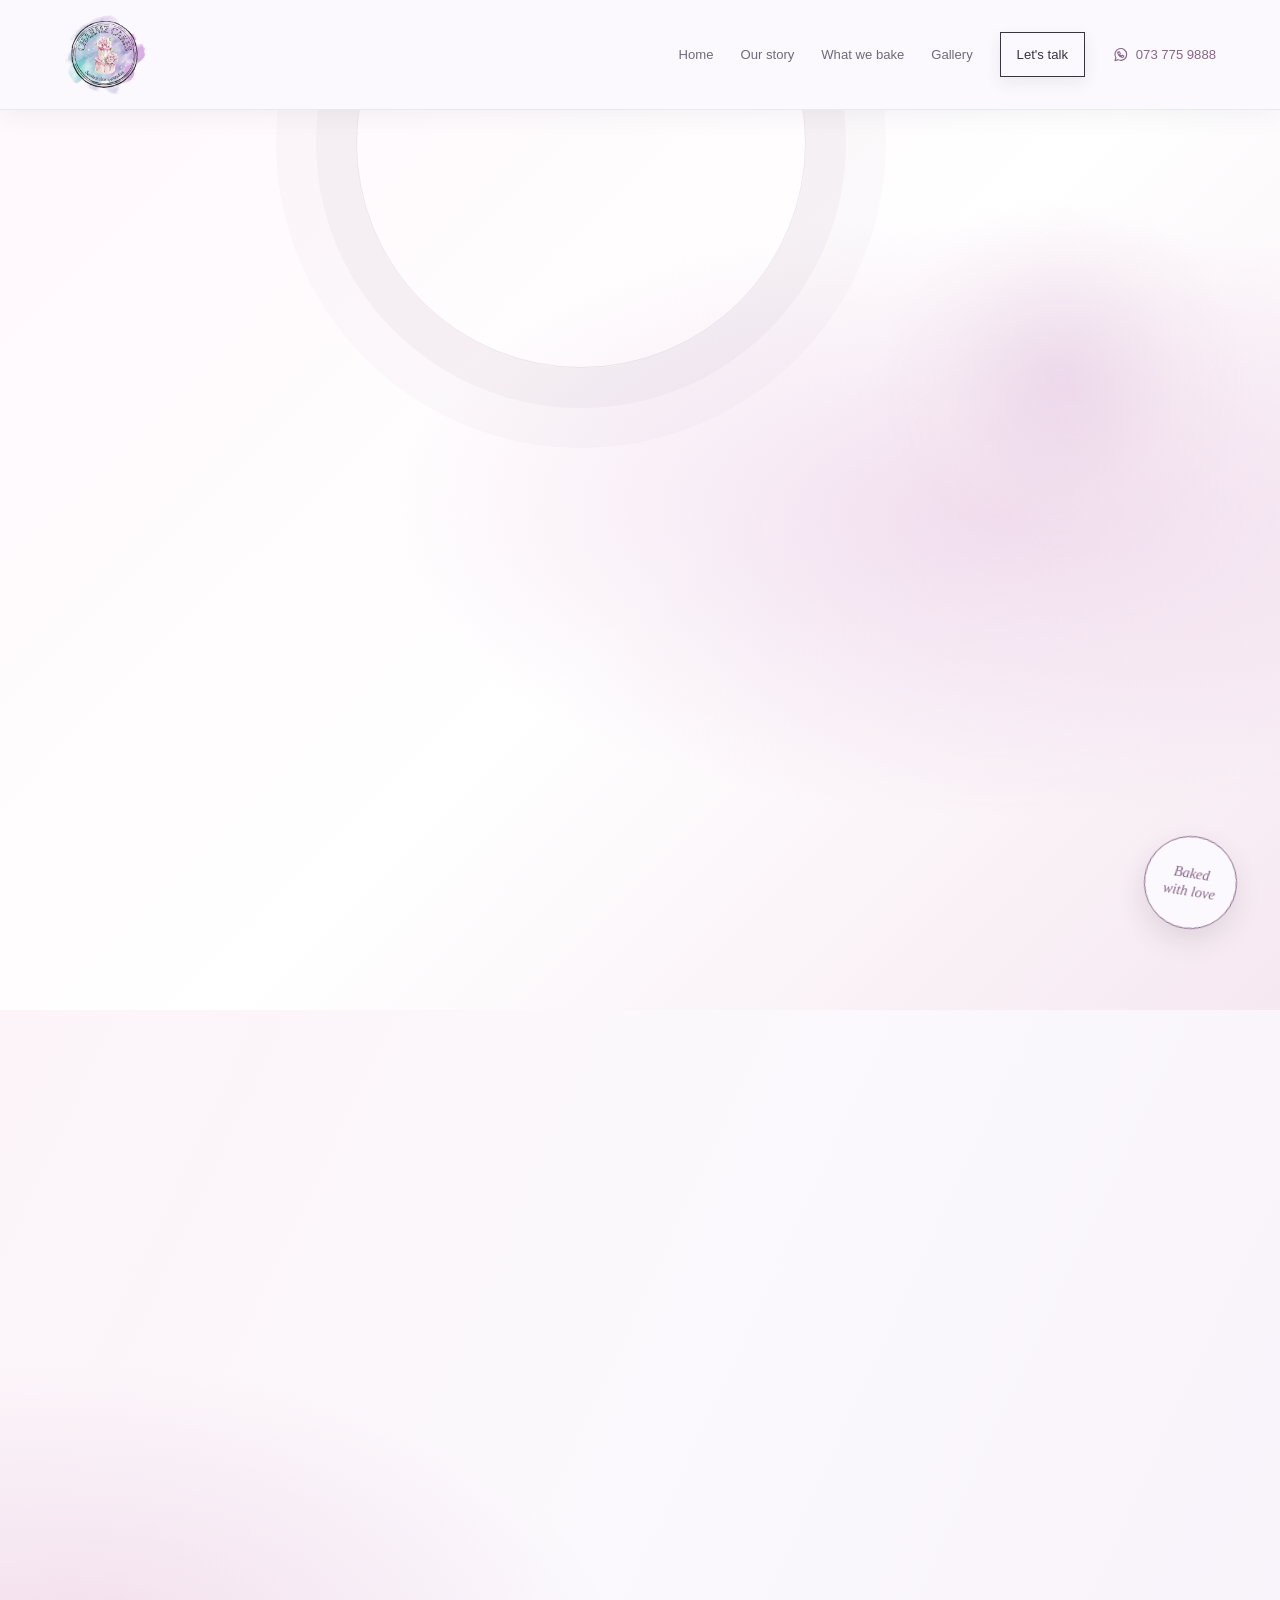
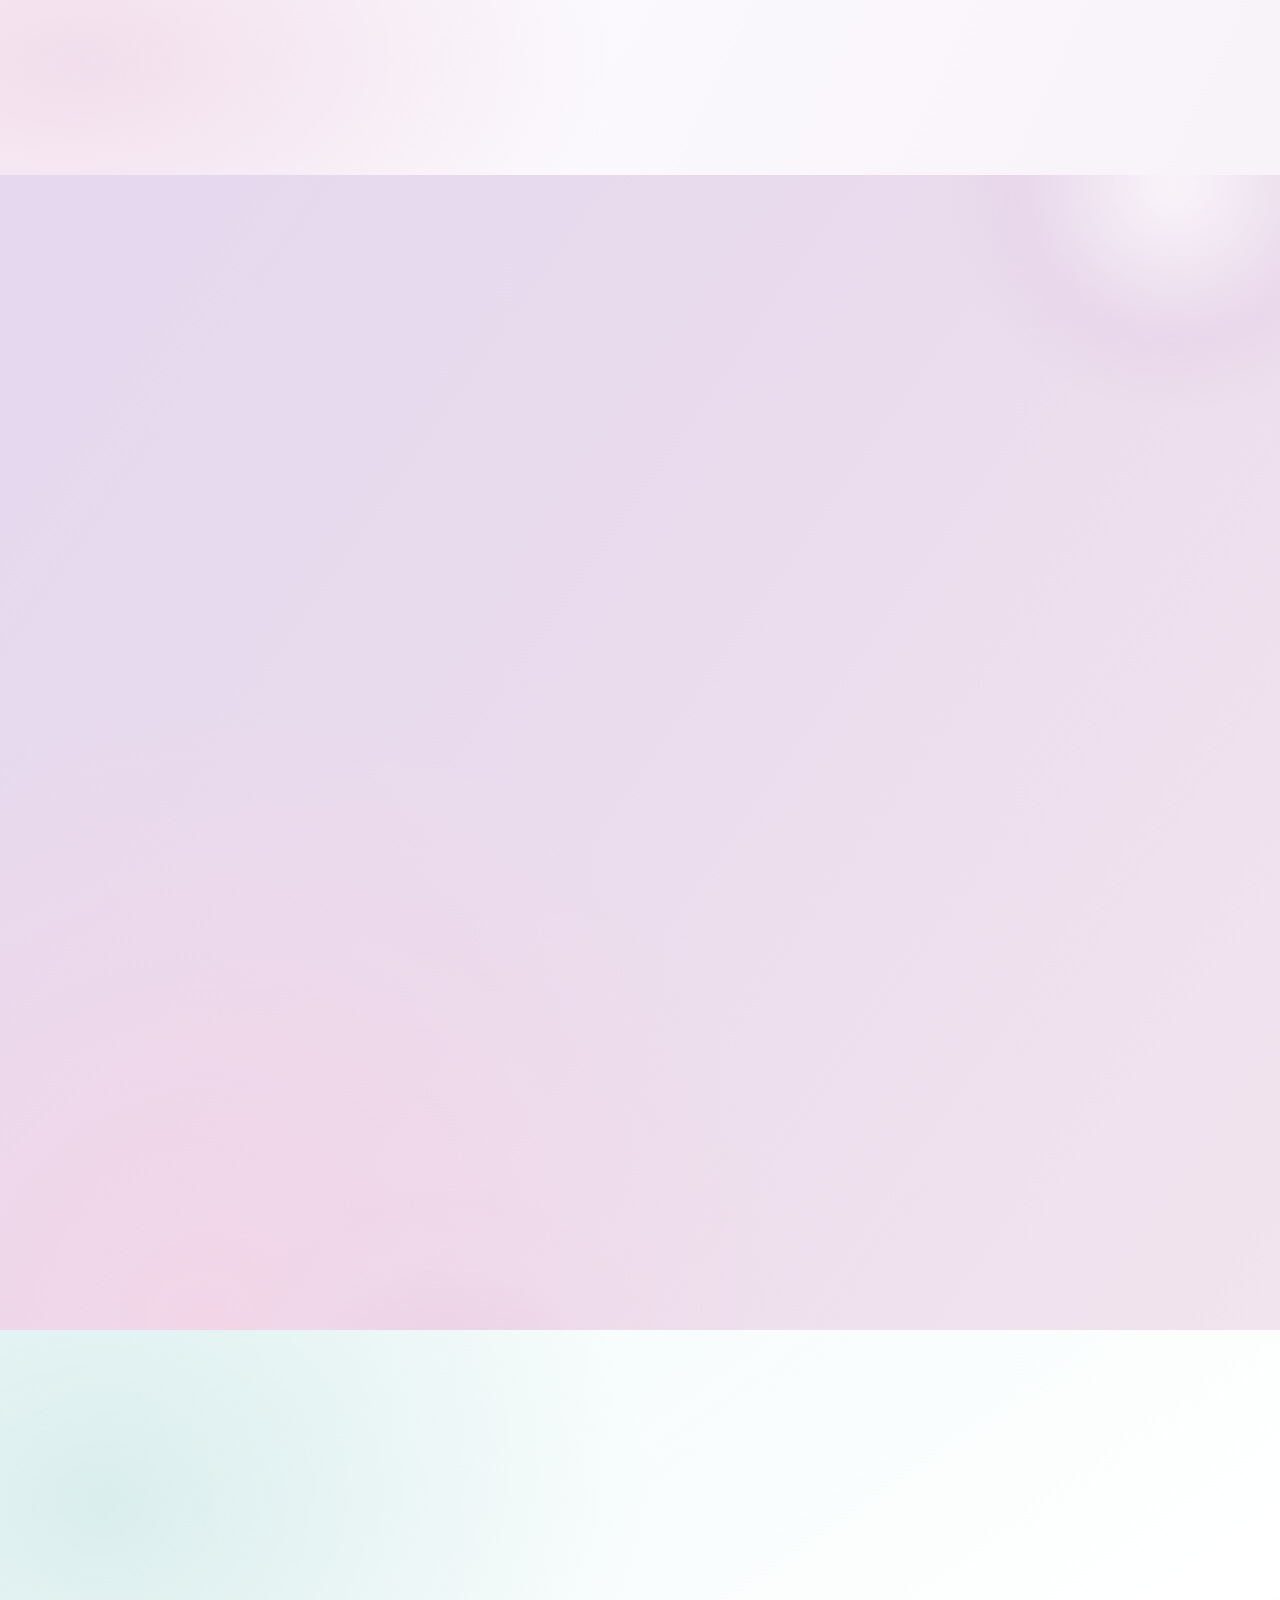
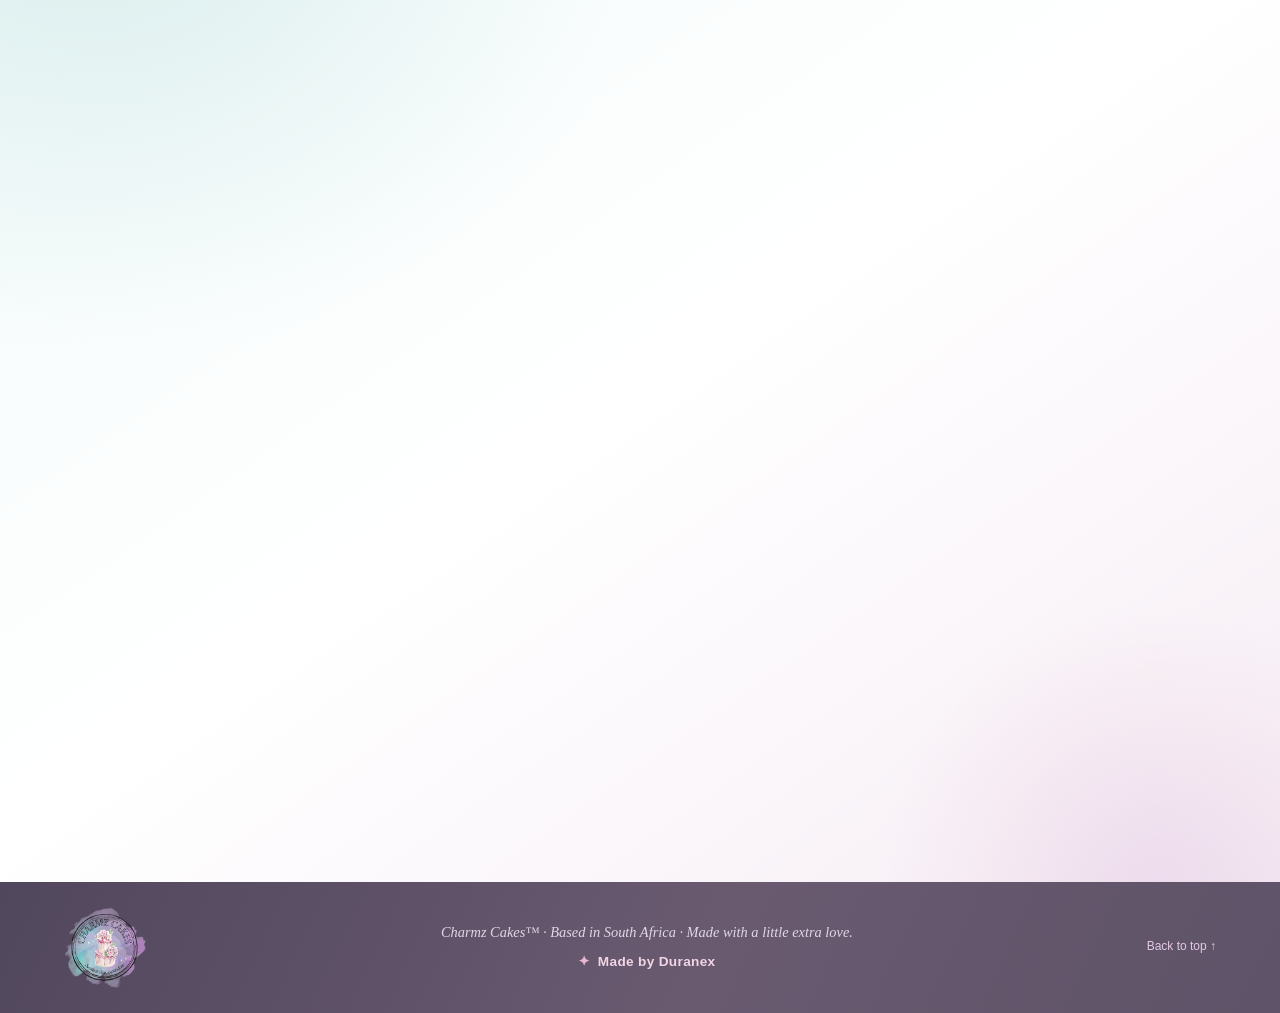
<file: index.html>
<!doctype html>
<html lang="en">
<head>
  <meta charset="utf-8">
  <meta name="viewport" content="width=device-width, initial-scale=1">
  <meta name="description" content="Charmz Cakes makes custom wedding cakes, birthday cakes, cupcakes and decorated cookies in South Africa. Request a quote on WhatsApp or our contact form.">
  <title>Custom Cakes &amp; Cookies in South Africa | Charmz Cakes</title>
  <meta name="robots" content="index, follow, max-image-preview:large">
  <meta name="theme-color" content="#fbf9fd">
  <meta property="og:type" content="website">
  <meta property="og:site_name" content="Charmz Cakes">
  <meta property="og:locale" content="en_ZA">
  <meta property="og:title" content="Custom Cakes &amp; Cookies in South Africa | Charmz Cakes">
  <meta property="og:description" content="Custom wedding cakes, birthday cakes, cupcakes and decorated cookies, made by hand in South Africa.">
  <meta property="og:url" content="https://charmzcakes.com/">
  <meta property="og:image" content="https://charmzcakes.com/Images/WhatsApp%20Image%202026-10-04%20at%2021.04.39.webp">
  <meta property="og:image:alt" content="An elegant tiered celebration cake decorated with colorful flowers">
  <meta name="twitter:card" content="summary_large_image">
  <link rel="canonical" href="https://charmzcakes.com/">
  <script type="application/ld+json">
  {
    "@context": "https://schema.org",
    "@type": "Bakery",
    "name": "Charmz Cakes",
    "description": "Custom wedding cakes, birthday cakes, cupcakes and decorated cookies made by hand in South Africa.",
    "url": "https://charmzcakes.com/",
    "image": "https://charmzcakes.com/Images/WhatsApp%20Image%202026-10-04%20at%2021.04.39.webp",
    "logo": "https://charmzcakes.com/Images/Charmz%20Cakes.webp",
    "telephone": "+27737759888",
    "email": "charms947@gmail.com",
    "areaServed": "South Africa",
    "address": {
      "@type": "PostalAddress",
      "streetAddress": "13 Riesling St",
      "addressLocality": "Ravensklip, Boksburg",
      "postalCode": "1459",
      "addressRegion": "Gauteng",
      "addressCountry": "ZA"
    },
    "openingHoursSpecification": [
      { "@type": "OpeningHoursSpecification", "dayOfWeek": ["Monday", "Tuesday", "Wednesday", "Thursday"], "opens": "08:00", "closes": "18:00" },
      { "@type": "OpeningHoursSpecification", "dayOfWeek": "Friday", "opens": "08:00", "closes": "16:00" },
      { "@type": "OpeningHoursSpecification", "dayOfWeek": "Saturday", "opens": "08:00", "closes": "12:00" }
    ],
    "sameAs": ["https://www.facebook.com/cakesbycharmain2015/"]
  }
  </script>
  <link rel="icon" href="/favicon.ico" sizes="48x48">
  <link rel="icon" type="image/png" href="/favicon/favicon-96x96.png" sizes="96x96">
  <link rel="apple-touch-icon" sizes="180x180" href="/favicon/apple-touch-icon.png">
  <link rel="manifest" href="/favicon/site.webmanifest">
  <link rel="stylesheet" href="style.css">
</head>
<body>
  <a class="skip-link" href="#main-content">Skip to content</a>

  <header class="site-header">
    <a class="brand" href="#home" aria-label="Charmz Cakes home">
      <img class="brand-logo" src="Images/Charmz%20Cakes.webp" alt="Charmz Cakes — Sweetest slice of paradise">
    </a>
    <nav class="main-nav" aria-label="Main navigation">
      <a href="#home">Home</a>
      <a href="#about">Our story</a>
      <a href="#services">What we bake</a>
      <a href="gallery.html">Gallery</a>
      <a class="nav-cta" href="#contact">Let's talk</a>
      <a class="nav-whatsapp" href="https://wa.me/27737759888" target="_blank" rel="noopener noreferrer" aria-label="WhatsApp Charmz Cakes at 073 775 9888">
        <svg aria-hidden="true" viewBox="0 0 24 24" fill="none">
          <path d="M20 11.6a8 8 0 0 1-11.8 7L4 20l1.4-4A8 8 0 1 1 20 11.6Z" />
          <path d="M9 8.5c.3-.5.6-.5.9-.5.2 0 .4 0 .6.5l.7 1.5c.1.3.1.5-.1.7l-.5.6c-.2.2-.1.4 0 .6.4.7 1 1.2 1.7 1.6.2.1.4.1.6-.1l.6-.7c.2-.2.4-.2.7-.1l1.4.7c.3.1.4.3.4.5 0 .3-.2 1-.7 1.3-.5.4-1.1.5-1.8.3-1.1-.3-2.4-1-3.5-2.1-1.1-1.1-1.8-2.4-2.1-3.5-.2-.7 0-1.3.4-1.8Z" />
        </svg>
        <span class="nav-whatsapp-number">073 775 9888</span>
      </a>
    </nav>
  </header>

  <main id="main-content">
    <section class="hero" id="home" aria-labelledby="hero-title">
      <div class="hero-copy" data-reveal="left">
        <p class="eyebrow">Made by hand, made for you</p>
        <h1 id="hero-title">A little sweetness for your <em>biggest moments.</em></h1>
        <p class="hero-intro">Thoughtful, one-of-a-kind cakes and cookies that make your celebrations feel even more like yours.</p>
        <a class="button button-dark" href="#contact">Book a consultation <span aria-hidden="true">↗</span></a>
        <p class="hero-note">Custom cakes · Cookies · Moments to remember</p>
      </div>
      <figure class="hero-image" data-reveal="right">
        <img src="Images/WhatsApp%20Image%202026-10-04%20at%2021.04.39.webp" alt="An elegant tiered celebration cake decorated with colorful flowers">
        <figcaption>One sweet detail at a time.</figcaption>
      </figure>
      <span class="hero-stamp" aria-hidden="true">Baked<br>with love</span>
    </section>

    <section class="about section-pad" id="about" aria-labelledby="about-title">
      <div class="about-photo" data-reveal="left">
        <img src="Images/WhatsApp Image 2026-10-04 at 21.04.38 (2).webp" alt="A romantic wedding cake with flowers and delicate greenery">
        <span class="photo-caption">A little joy, baked fresh.</span>
      </div>
      <div class="about-copy" data-reveal="right">
        <p class="eyebrow">A note from the baker</p>
        <h2 id="about-title">For the days you’ll <em>talk about forever.</em></h2>
        <p>Some of life’s loveliest moments happen around a table. At Charmz Cakes, every bake starts with a conversation: your people, your plans, and the small details that make a celebration feel like yours.</p>
        <p>From the first sketch to the final flourish, each cake and cookie is made with care, a generous pinch of joy, and the kind of detail worth gathering for.</p>
        <a class="text-link" href="gallery.html">Take a peek at our work <span aria-hidden="true">→</span></a>
      </div>
    </section>

    <section class="services section-pad" id="services" aria-labelledby="services-title">
      <div class="section-heading" data-reveal="up">
        <p class="eyebrow">A reason to celebrate</p>
        <h2 id="services-title">Something sweet for <em>every occasion.</em></h2>
        <p>Made to match the moment, right down to the last little detail.</p>
      </div>
      <div class="service-grid">
        <article class="service-card" data-reveal="up">
          <div class="service-card-top">
            <p class="service-number">01 <span>/</span> The big day</p>
            <span class="service-icon" aria-hidden="true">♡</span>
          </div>
          <h3>Weddings</h3>
          <p>Elegant centrepiece cakes and thoughtful favors, designed around your day and made to share.</p>
          <a class="text-link" href="#contact">Plan your wedding bake <span aria-hidden="true">→</span></a>
        </article>
        <article class="service-card" data-reveal="up">
          <div class="service-card-top">
            <p class="service-number">02 <span>/</span> Another trip around</p>
            <span class="service-icon" aria-hidden="true">✳</span>
          </div>
          <h3>Birthdays</h3>
          <p>Playful, personal creations for little ones, big kids, and every candle-count in between.</p>
          <a class="text-link" href="#contact">Make a birthday wish <span aria-hidden="true">→</span></a>
        </article>
        <article class="service-card" data-reveal="up">
          <div class="service-card-top">
            <p class="service-number">03 <span>/</span> Make it memorable</p>
            <span class="service-icon" aria-hidden="true">✦</span>
          </div>
          <h3>Corporate events</h3>
          <p>Polished dessert tables and custom bakes for launches, team milestones, and client celebrations.</p>
          <a class="text-link" href="#contact">Plan a corporate event <span aria-hidden="true">→</span></a>
        </article>
        <article class="service-card" data-reveal="up">
          <div class="service-card-top">
            <p class="service-number">04 <span>/</span> Gather together</p>
            <span class="service-icon" aria-hidden="true">✧</span>
          </div>
          <h3>Special functions</h3>
          <p>Personalized cakes and sweet favors for showers, anniversaries, and the gatherings in between.</p>
          <a class="text-link" href="#contact">Tell us what you’re planning <span aria-hidden="true">→</span></a>
        </article>
      </div>
    </section>

    <section class="contact section-pad" id="contact" aria-labelledby="contact-title">
      <div class="contact-copy" data-reveal="left">
        <p class="eyebrow">Your day, your way</p>
        <h2 id="contact-title">Let’s make something <em>memorable.</em></h2>
        <p>Tell us a little about what you’re celebrating. We’ll be in touch to dream up something delicious together.</p>
        <address class="contact-details">
          <p>
            <span class="contact-label">WhatsApp</span>
            <a href="https://wa.me/27737759888" target="_blank" rel="noopener noreferrer">
              <svg aria-hidden="true" viewBox="0 0 24 24" fill="none">
                <path d="M20 11.6a8 8 0 0 1-11.8 7L4 20l1.4-4A8 8 0 1 1 20 11.6Z" />
                <path d="M9 8.5c.3-.5.6-.5.9-.5.2 0 .4 0 .6.5l.7 1.5c.1.3.1.5-.1.7l-.5.6c-.2.2-.1.4 0 .6.4.7 1 1.2 1.7 1.6.2.1.4.1.6-.1l.6-.7c.2-.2.4-.2.7-.1l1.4.7c.3.1.4.3.4.5 0 .3-.2 1-.7 1.3-.5.4-1.1.5-1.8.3-1.1-.3-2.4-1-3.5-2.1-1.1-1.1-1.8-2.4-2.1-3.5-.2-.7 0-1.3.4-1.8Z" />
              </svg>
              073 775 9888
            </a>
          </p>
          <p>
            <span class="contact-label">Email</span>
            <a href="mailto:charms947@gmail.com">
              <svg aria-hidden="true" viewBox="0 0 24 24" fill="none">
                <rect x="3" y="5" width="18" height="14" rx="1.5" />
                <path d="m4 7 8 6 8-6" />
              </svg>
              charms947@gmail.com
            </a>
          </p>
          <p>
            <span class="contact-label">Visit us</span>
            <span class="contact-text">13 Riesling St, Ravensklip, Boksburg, 1459</span>
          </p>
          <p>
            <span class="contact-label">Opening hours</span>
            <span class="contact-text">Mon – Thu: 8am – 6pm<br>Fri: 8am – 4pm<br>Sat: 8am – 12pm<br>Sun: Closed</span>
          </p>
        </address>
        <p class="delivery-note"><span aria-hidden="true">✳</span> Delivery and setup are available within a 100 km radius of the East Rand.</p>
        <div class="contact-aside">
          <span aria-hidden="true">✳</span>
          <p>Have a date in mind? Sharing it early helps us save a little room in the oven.</p>
        </div>
      </div>
      <div class="contact-form-wrap" data-reveal="right">
        <form class="contact-form" action="https://formspree.io/f/maeqaelg" method="POST">
          <p class="form-required-note"><span class="required-mark" aria-hidden="true">*</span> Required fields</p>
          <div class="form-row">
            <div class="form-field">
              <label for="name">Your name <span class="required-mark" aria-hidden="true">*</span></label>
              <input id="name" name="name" type="text" autocomplete="name" placeholder="e.g. Alex Morgan" required>
            </div>
            <div class="form-field">
              <label for="email">Email address <span class="required-mark" aria-hidden="true">*</span></label>
              <input id="email" name="email" type="email" autocomplete="email" placeholder="you@example.com" required>
            </div>
          </div>
          <div class="form-row">
            <div class="form-field">
              <label for="phone">Phone number <span class="required-mark" aria-hidden="true">*</span></label>
              <input id="phone" name="phone" type="tel" autocomplete="tel" placeholder="e.g. 073 123 4567" required>
            </div>
            <div class="form-field">
              <label for="guest-count">Approximate number of guests</label>
              <input id="guest-count" name="guest-count" type="number" min="1" step="1" inputmode="numeric" placeholder="e.g. 25">
            </div>
          </div>
          <div class="form-row">
            <div class="form-field">
              <label for="event-type">What are we celebrating? <span class="required-mark" aria-hidden="true">*</span></label>
              <select id="event-type" name="event-type" required>
                <option value="" disabled selected>Choose an occasion</option>
                <option value="wedding">Wedding</option>
                <option value="birthday">Birthday</option>
                <option value="corporate">Corporate event</option>
                <option value="other">Other special function</option>
              </select>
            </div>
            <div class="form-field">
              <label for="event-date">Event date</label>
              <input id="event-date" name="event-date" type="date">
            </div>
          </div>
          <div class="form-row">
            <div class="form-field">
              <label for="cake-flavour">Cake flavour</label>
              <select id="cake-flavour" name="cake-flavour">
                <option value="" disabled selected>Choose a flavour</option>
                <option>Vanilla</option>
                <option>Chocolate</option>
                <option>Grenadella (Tropical)</option>
                <option>Turkish Delight</option>
                <option>Red Velvet</option>
                <option>Carrot</option>
                <option>Strawberry</option>
                <option>Lemon &amp; Poppyseed</option>
                <option>Lemon</option>
                <option>Chocolate "Mud" Cake</option>
                <option>Fruit Cake</option>
                <option>Marbled Cake</option>
                <option>Other</option>
              </select>
            </div>
            <div class="form-field">
              <label for="icing-type">Type of icing</label>
              <select id="icing-type" name="icing-type">
                <option value="" disabled selected>Choose an icing</option>
                <option>Buttercream</option>
                <option>Fondant</option>
                <option>Marzipan (Fruit Cake)</option>
                <option>Chocolate Ganache</option>
                <option>Other</option>
              </select>
            </div>
          </div>
          <div class="form-field">
            <label for="filling">Filling</label>
            <select id="filling" name="filling">
              <option value="" disabled selected>Choose a filling</option>
              <option>Chocolate Ganache</option>
              <option>Chocolate Mousse</option>
              <option>Salted Caramel</option>
              <option>Cream Cheese</option>
              <option>Jam</option>
              <option>Raspberry Compote</option>
              <option>Lemon Curd</option>
              <option>Nutella &amp; Hazelnut</option>
              <option>Strawberry Filling/Compote</option>
              <option>Other</option>
            </select>
          </div>
          <div class="form-field">
            <label for="message">A few details</label>
            <textarea id="message" name="message" rows="4" maxlength="600" placeholder="Share any inspiration, theme, colours, or other details..."></textarea>
            <span class="field-hint">Up to 600 characters.</span>
          </div>
          <div id="form-status" class="form-status" aria-live="polite" hidden></div>
          <button class="button button-dark" type="submit">Send your enquiry <span aria-hidden="true">↗</span></button>
          <p class="form-note">We’ll get back to you soon with a quote and next steps.</p>
        </form>
        <div class="contact-form-links">
          <a class="contact-social-link" href="https://www.facebook.com/cakesbycharmain2015/" target="_blank" rel="noopener noreferrer"><svg aria-hidden="true" viewBox="0 0 24 24"><circle cx="12" cy="12" r="12" fill="currentColor"></circle><path d="M13.2 21v-8.2H16l.4-3.2h-3.2V7.5c0-.9.3-1.5 1.6-1.5h1.7V3.1c-.3 0-1.4-.1-2.6-.1-2.6 0-4.4 1.6-4.4 4.5v2.1H6.7v3.2h2.8V21h3.7Z" fill="var(--rose-deep)"></path></svg>See more of our work on Facebook <span aria-hidden="true">↗</span></a>
        </div>
      </div>
    </section>
  </main>

  <footer class="site-footer">
    <a class="brand footer-brand" href="#home">
      <img class="brand-logo" src="Images/Charmz%20Cakes.webp" alt="Charmz Cakes — Sweetest slice of paradise">
    </a>
    <div class="footer-copy">
      <p>Charmz Cakes™ · Based in South Africa · Made with a little extra love.</p>
      <a class="footer-credit" href="https://duranexsolutions.com"><span aria-hidden="true">✦</span> Made by Duranex</a>
    </div>
    <div class="footer-links">
      <a href="#home">Back to top ↑</a>
    </div>
  </footer>

  <script src="animations.js" defer></script>
  <script>
    const contactForm = document.querySelector('.contact-form');
    const formStatus = document.getElementById('form-status');

    if (contactForm && formStatus) {
      contactForm.addEventListener('submit', async function (event) {
        event.preventDefault();

        const button = contactForm.querySelector('button[type="submit"]');
        const originalButtonText = button.innerHTML;

        formStatus.hidden = false;
        formStatus.classList.remove('success', 'error');
        formStatus.textContent = 'Sending your enquiry...';
        button.disabled = true;
        button.innerHTML = 'Sending...';

        try {
          const response = await fetch(contactForm.action, {
            method: 'POST',
            body: new FormData(contactForm),
            headers: {
              Accept: 'application/json'
            }
          });

          if (!response.ok) {
            throw new Error('Form submission failed');
          }

          contactForm.reset();
          formStatus.classList.add('success');
          formStatus.textContent = 'Thank you! Your enquiry has been sent successfully.';
        } catch (error) {
          formStatus.classList.add('error');
          formStatus.textContent = 'Sorry, something went wrong. Please email charms947@gmail.com or WhatsApp us directly.';
        } finally {
          button.disabled = false;
          button.innerHTML = originalButtonText;
        }
      });
    }
  </script>
</body>
</html>
</file>
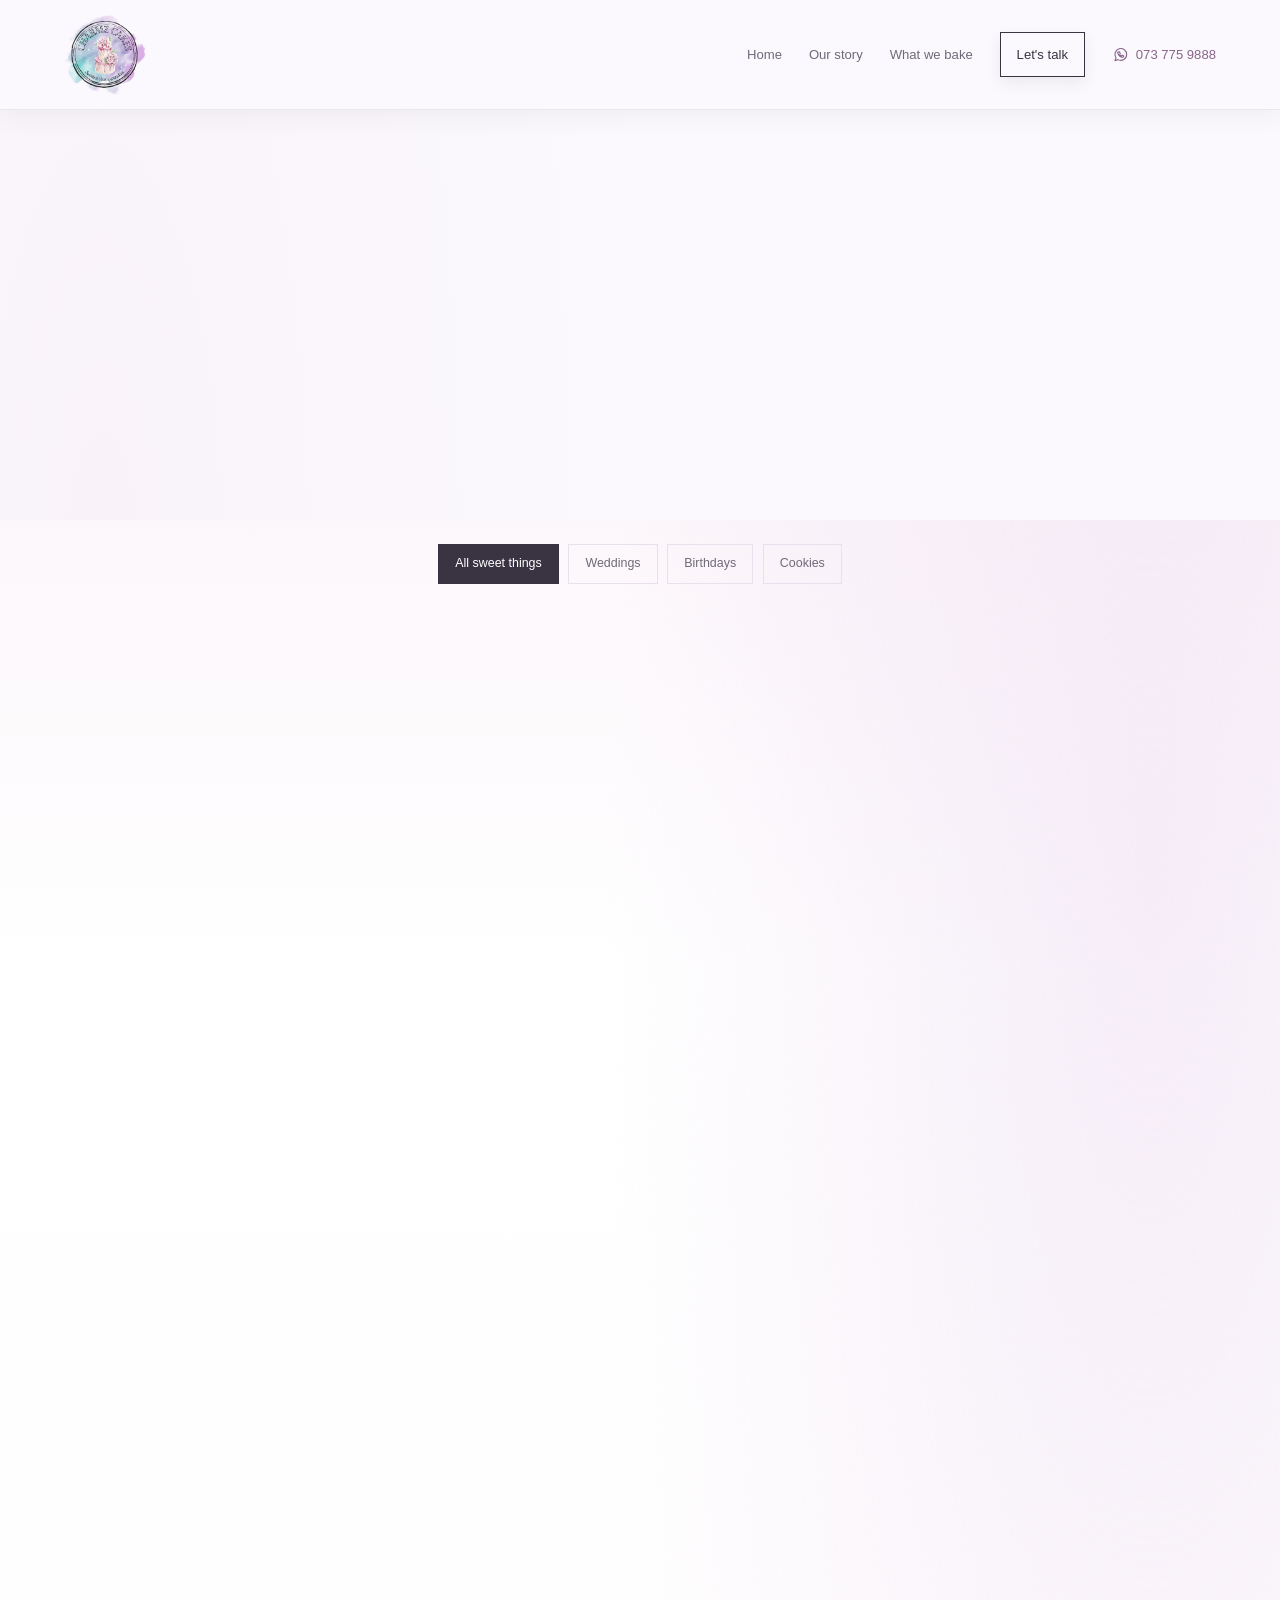
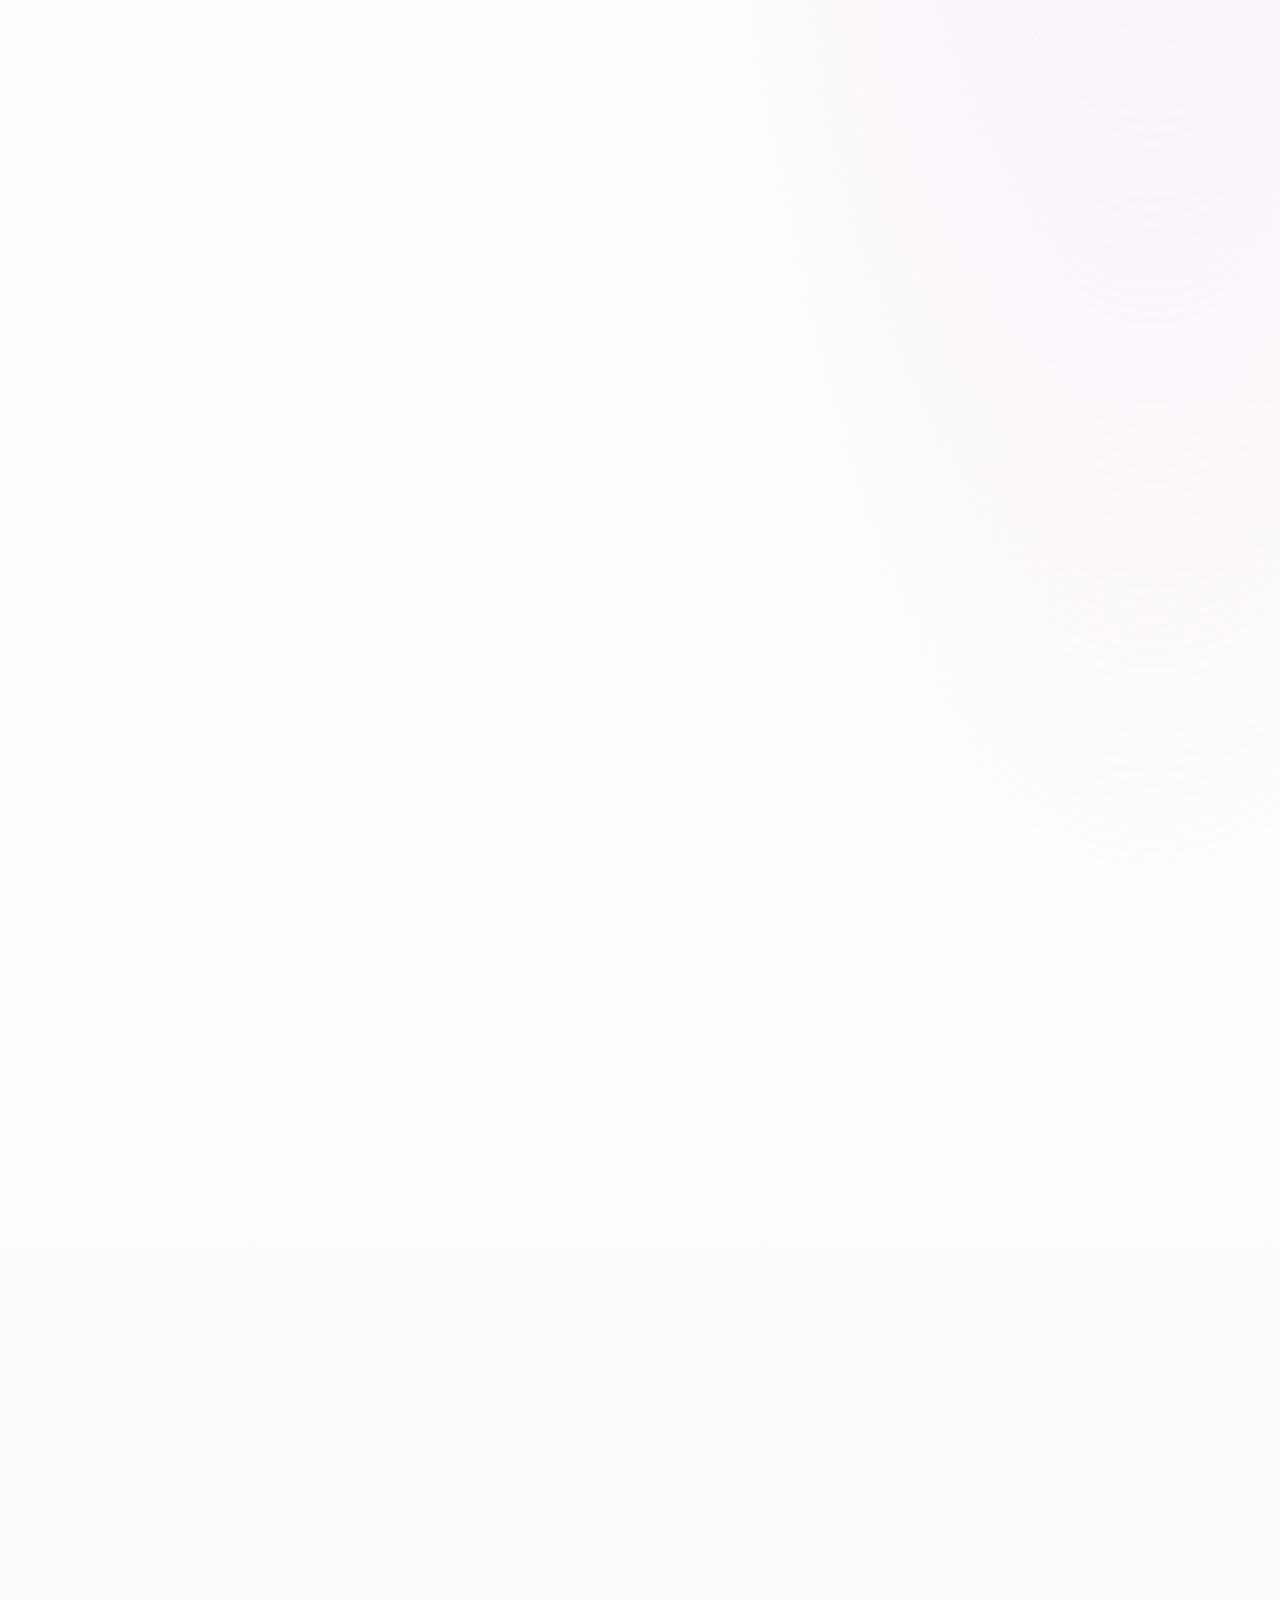
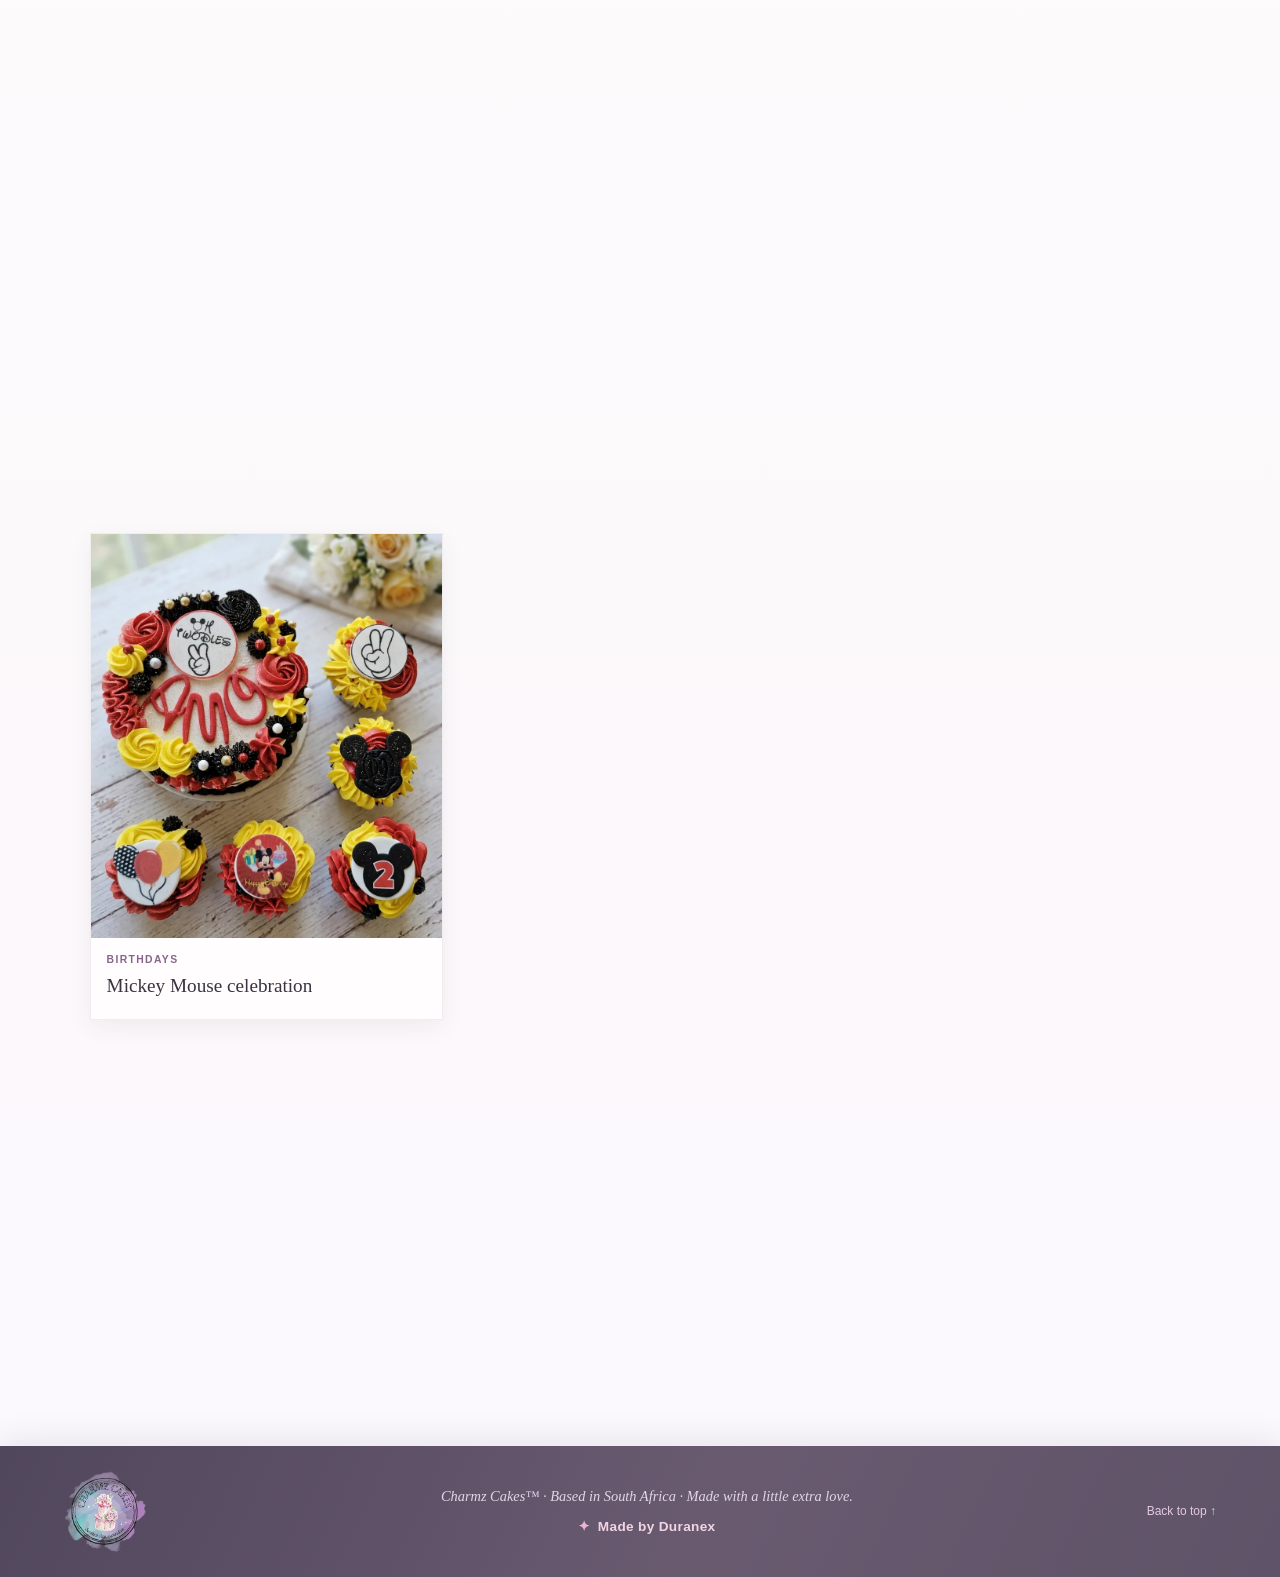
<file: full-gallery.html>
<!doctype html>
<html lang="en">
<head>
  <meta charset="utf-8">
  <meta name="viewport" content="width=device-width, initial-scale=1">
  <meta name="description" content="Browse the full collection of custom wedding cakes, birthday cakes and sweet treats from Charmz Cakes.">
  <title>Full Cake &amp; Cookie Gallery | Charmz Cakes</title>
  <meta name="robots" content="index, follow, max-image-preview:large">
  <meta name="theme-color" content="#fbf9fd">
  <meta property="og:type" content="website">
  <meta property="og:site_name" content="Charmz Cakes">
  <meta property="og:locale" content="en_ZA">
  <meta property="og:title" content="Full Cake &amp; Cookie Gallery | Charmz Cakes">
  <meta property="og:description" content="Browse the full collection of custom wedding cakes, birthday cakes and sweet treats from Charmz Cakes.">
  <meta property="og:url" content="https://charmzcakes.com/full-gallery.html">
  <meta property="og:image" content="https://charmzcakes.com/Images/WhatsApp%20Image%202026-10-04%20at%2021.04.39.webp">
  <meta name="twitter:card" content="summary_large_image">
  <link rel="canonical" href="https://charmzcakes.com/full-gallery.html">
  <link rel="icon" href="/favicon.ico" sizes="48x48">
  <link rel="icon" type="image/png" href="/favicon/favicon-96x96.png" sizes="96x96">
  <link rel="apple-touch-icon" sizes="180x180" href="/favicon/apple-touch-icon.png">
  <link rel="manifest" href="/favicon/site.webmanifest">
  <link rel="stylesheet" href="style.css">
</head>
<body class="gallery-page">
  <a class="skip-link" href="#main-content">Skip to content</a>
  <header class="site-header">
    <a class="brand" href="index.html#home" aria-label="Charmz Cakes home">
      <img class="brand-logo" src="Images/Charmz%20Cakes.webp" alt="Charmz Cakes — Sweetest slice of paradise">
    </a>
    <nav class="main-nav" aria-label="Main navigation">
      <a href="index.html#home">Home</a>
      <a href="index.html#about">Our story</a>
      <a href="index.html#services">What we bake</a>
      <a class="nav-cta" href="index.html#contact">Let's talk</a>
      <a class="nav-whatsapp" href="https://wa.me/27737759888" target="_blank" rel="noopener noreferrer" aria-label="WhatsApp Charmz Cakes at 073 775 9888">
        <svg aria-hidden="true" viewBox="0 0 24 24" fill="none">
          <path d="M20 11.6a8 8 0 0 1-11.8 7L4 20l1.4-4A8 8 0 1 1 20 11.6Z" />
          <path d="M9 8.5c.3-.5.6-.5.9-.5.2 0 .4 0 .6.5l.7 1.5c.1.3.1.5-.1.7l-.5.6c-.2.2-.1.4 0 .6.4.7 1 1.2 1.7 1.6.2.1.4.1.6-.1l.6-.7c.2-.2.4-.2.7-.1l1.4.7c.3.1.4.3.4.5 0 .3-.2 1-.7 1.3-.5.4-1.1.5-1.8.3-1.1-.3-2.4-1-3.5-2.1-1.1-1.1-1.8-2.4-2.1-3.5-.2-.7 0-1.3.4-1.8Z" />
        </svg>
        <span class="nav-whatsapp-number">073 775 9888</span>
      </a>
    </nav>
  </header>

  <main id="main-content">
    <section class="gallery-intro" aria-labelledby="gallery-title" data-reveal="up">
      <a class="back-link" href="gallery.html"><span aria-hidden="true">←</span> Back to featured gallery</a>
      <p class="eyebrow">A few of our favorites</p>
      <h1 id="gallery-title">The full cake &amp; cookie <em>gallery.</em></h1>
      <p>Every celebration has its own flavor. Here’s a little inspiration from the Charmz Cakes kitchen.</p>
    </section>

    <section class="gallery-section" aria-label="Cake and cookie gallery">
      <div class="gallery-filters" role="group" aria-label="Filter gallery by occasion">
        <input class="filter-input" type="radio" name="gallery-filter" id="filter-all" checked>
        <input class="filter-input" type="radio" name="gallery-filter" id="filter-weddings">
        <input class="filter-input" type="radio" name="gallery-filter" id="filter-birthdays">
        <input class="filter-input" type="radio" name="gallery-filter" id="filter-cookies">
        <div class="filter-options">
          <label for="filter-all">All sweet things</label>
          <label for="filter-weddings">Weddings</label>
          <label for="filter-birthdays">Birthdays</label>
          <label for="filter-cookies">Cookies</label>
        </div>
        <div class="gallery-grid">
          <figure class="gallery-item wedding" data-reveal="up">
            <img src="Images/WhatsApp%20Image%202026-10-04%20at%2021.04.39.webp" alt="Floral tiered cake with deep red and peach blooms" loading="lazy">
            <figcaption><span>Weddings</span><strong>Autumn in bloom</strong></figcaption>
          </figure>
          <figure class="gallery-item wedding" data-reveal="up">
            <img src="Images/WhatsApp%20Image%202026-10-04%20at%2021.04.35.webp" alt="Three-tier wedding cake with soft florals and greenery" loading="lazy">
            <figcaption><span>Weddings</span><strong>Softly romantic</strong></figcaption>
          </figure>
          <figure class="gallery-item wedding" data-reveal="up">
            <img src="Images/WhatsApp%20Image%202026-10-05%20at%2019.27.10.webp" alt="Ivory wedding cake with gold details and white roses" loading="lazy">
            <figcaption><span>Weddings</span><strong>Golden hour elegance</strong></figcaption>
          </figure>
          <figure class="gallery-item wedding" data-reveal="up">
            <img src="Images/WhatsApp%20Image%202026-10-05%20at%2019.27.11.webp" alt="Two-tier wedding cake decorated with deep red and peach flowers" loading="lazy">
            <figcaption><span>Weddings</span><strong>Flowers in full bloom</strong></figcaption>
          </figure>
          <figure class="gallery-item birthday" data-reveal="up">
            <img src="Images/WhatsApp%20Image%202026-10-04%20at%2021.04.39%20(1).webp" alt="Classic white wedding cake decorated with fresh flowers" loading="lazy">
            <figcaption><span>Birthdays</span><strong>A day to remember</strong></figcaption>
          </figure>
          <figure class="gallery-item birthday" data-reveal="up">
            <img src="Images/WhatsApp Image 2026-10-04 at 21.04.37 (2).webp" alt="Colorful custom cake for a birthday celebration" loading="lazy">
            <figcaption><span>Birthdays</span><strong>Gucci Babe</strong></figcaption>
          </figure>
          <figure class="gallery-item birthday" data-reveal="up">
            <img src="Images/WhatsApp%20Image%202026-10-04%20at%2021.04.38%20(3).webp" alt="Pink and white first birthday cake with playful decorations" loading="lazy">
            <figcaption><span>Birthdays</span><strong>Gotham's Hero</strong></figcaption>
          </figure>
          <figure class="gallery-item birthday" data-reveal="up">
            <img src="Images/WhatsApp%20Image%202026-10-04%20at%2021.04.37.webp" alt="Romantic wedding cake with soft florals and greenery" loading="lazy">
            <figcaption><span>Birthdays</span><strong>One sweet year</strong></figcaption>
          </figure>
          <figure class="gallery-item birthday" data-reveal="up">
            <img src="Images/WhatsApp%20Image%202026-10-04%20at%2021.04.38%20(2).webp" alt="Bright blue character cake created for a birthday" loading="lazy">
            <figcaption><span>Birthdays</span><strong>Sixty in style</strong></figcaption>
          </figure>
          <figure class="gallery-item birthday" data-reveal="up">
            <img src="Images/WhatsApp%20Image%202026-10-04%20at%2021.04.38%20(1).webp" alt="Black and gold superhero-inspired birthday cake" loading="lazy">
            <figcaption><span>Birthdays</span><strong>Naughty 40's</strong></figcaption>
          </figure>
          <figure class="gallery-item birthday" data-reveal="up">
            <img src="Images/WhatsApp%20Image%202026-10-04%20at%2021.04.38.webp" alt="Birthday cake decorated with golden sunflower details" loading="lazy">
            <figcaption><span>Birthdays</span><strong>4 in a Dash</strong></figcaption>
          </figure>
          <figure class="gallery-item birthday" data-reveal="up">
            <img src="Images/WhatsApp%20Image%202026-10-04%20at%2021.04.36%20(1).webp" alt="Safari animal cake for a first birthday celebration" loading="lazy">
            <figcaption><span>Birthdays</span><strong>Big-kid Energy</strong></figcaption>
          </figure>
          <figure class="gallery-item birthday" data-reveal="up">
            <img src="Images/Firefly_Gemini%20Flash%20(1).webp" alt="White birthday cake with black ribbon and cupcakes" loading="lazy">
            <figcaption><span>Birthdays</span><strong>Classic black & white</strong></figcaption>
          </figure>
          <figure class="gallery-item birthday" data-reveal="up">
            <img src="Images/Firefly_Gemini%20Flash%20(2).webp" alt="Rainbow cupcakes arranged in a neat grid" loading="lazy">
            <figcaption><span>Birthdays</span><strong>Rainbow swirl party</strong></figcaption>
          </figure>
          <figure class="gallery-item birthday" data-reveal="up">
            <img src="Images/Firefly_Gemini%20Flash_please%20take%20the%20image%20of%20a%20cake%20and%20cupcakes%20in%20a%20box%20provided,%20take%20them%20out%20of%20the%20%2087759.webp" alt="Cake and cupcakes styled together as a celebration display" loading="lazy">
            <figcaption><span>Birthdays</span><strong>Cake & cupcakes delight</strong></figcaption>
          </figure>
          <figure class="gallery-item birthday" data-reveal="up">
            <img src="Images/Firefly%20Black%20and%20Gold%20Cupcakes.webp" alt="Black and gold cupcakes arranged in a box and on a serving board" loading="lazy">
            <figcaption><span>Birthdays</span><strong>Black & gold glam</strong></figcaption>
          </figure>
          <figure class="gallery-item birthday" data-reveal="up">
            <img src="Images/Firefly%20Birthday%2025.webp" alt="White and blue number 25 celebration cake with floral details and champagne" loading="lazy">
            <figcaption><span>Birthdays</span><strong>25 in bloom</strong></figcaption>
          </figure>
          <figure class="gallery-item birthday" data-reveal="up">
            <img src="Images/Firefly_Gemini%20Flash%20Dino%20Cupcakes.webp" alt="Bright turquoise, green and yellow dinosaur-themed cupcakes on a wooden stand" loading="lazy">
            <figcaption><span>Birthdays</span><strong>Dino party fun</strong></figcaption>
          </figure>
          <figure class="gallery-item birthday">
            <img src="Images/MickeyMouse.webp" alt="Mickey Mouse-themed birthday cake with matching red, yellow and black cupcakes" loading="lazy">
            <figcaption><span>Birthdays</span><strong>Mickey Mouse celebration</strong></figcaption>
          </figure>
          <figure class="gallery-item cookies" data-reveal="up">
            <img src="Images/cookies-animal-faces.webp" alt="Adorable tiger, giraffe and leopard cookie faces on a neutral linen background" loading="lazy">
            <figcaption><span>Cookies</span><strong>Wildly cute</strong></figcaption>
          </figure>
          <figure class="gallery-item cookies" data-reveal="up">
            <img src="Images/Firefly.webp" alt="Pastel bunny-shaped iced cookies with soft floral decoration" loading="lazy">
            <figcaption><span>Cookies</span><strong>Bunny cookie set</strong></figcaption>
          </figure>
        </div>
      </div>
    </section>
    <section class="gallery-cta" data-reveal="up">
      <p class="eyebrow">Have something in mind?</p>
      <h2>Let’s make it <em>yours.</em></h2>
      <a class="button button-dark" href="index.html#contact">Start planning <span aria-hidden="true">↗</span></a>
    </section>
  </main>

  <footer class="site-footer">
    <a class="brand footer-brand" href="index.html#home">
      <img class="brand-logo" src="Images/Charmz%20Cakes.webp" alt="Charmz Cakes — Sweetest slice of paradise">
    </a>
    <div class="footer-copy">
      <p>Charmz Cakes™ · Based in South Africa · Made with a little extra love.</p>
      <a class="footer-credit" href="https://duranexsolutions.com"><span aria-hidden="true">✦</span> Made by Duranex</a>
    </div>
    <div class="footer-links">
      <a href="#main-content">Back to top ↑</a>
    </div>
  </footer>
  <script src="animations.js" defer></script>
</body>
</html>
</file>
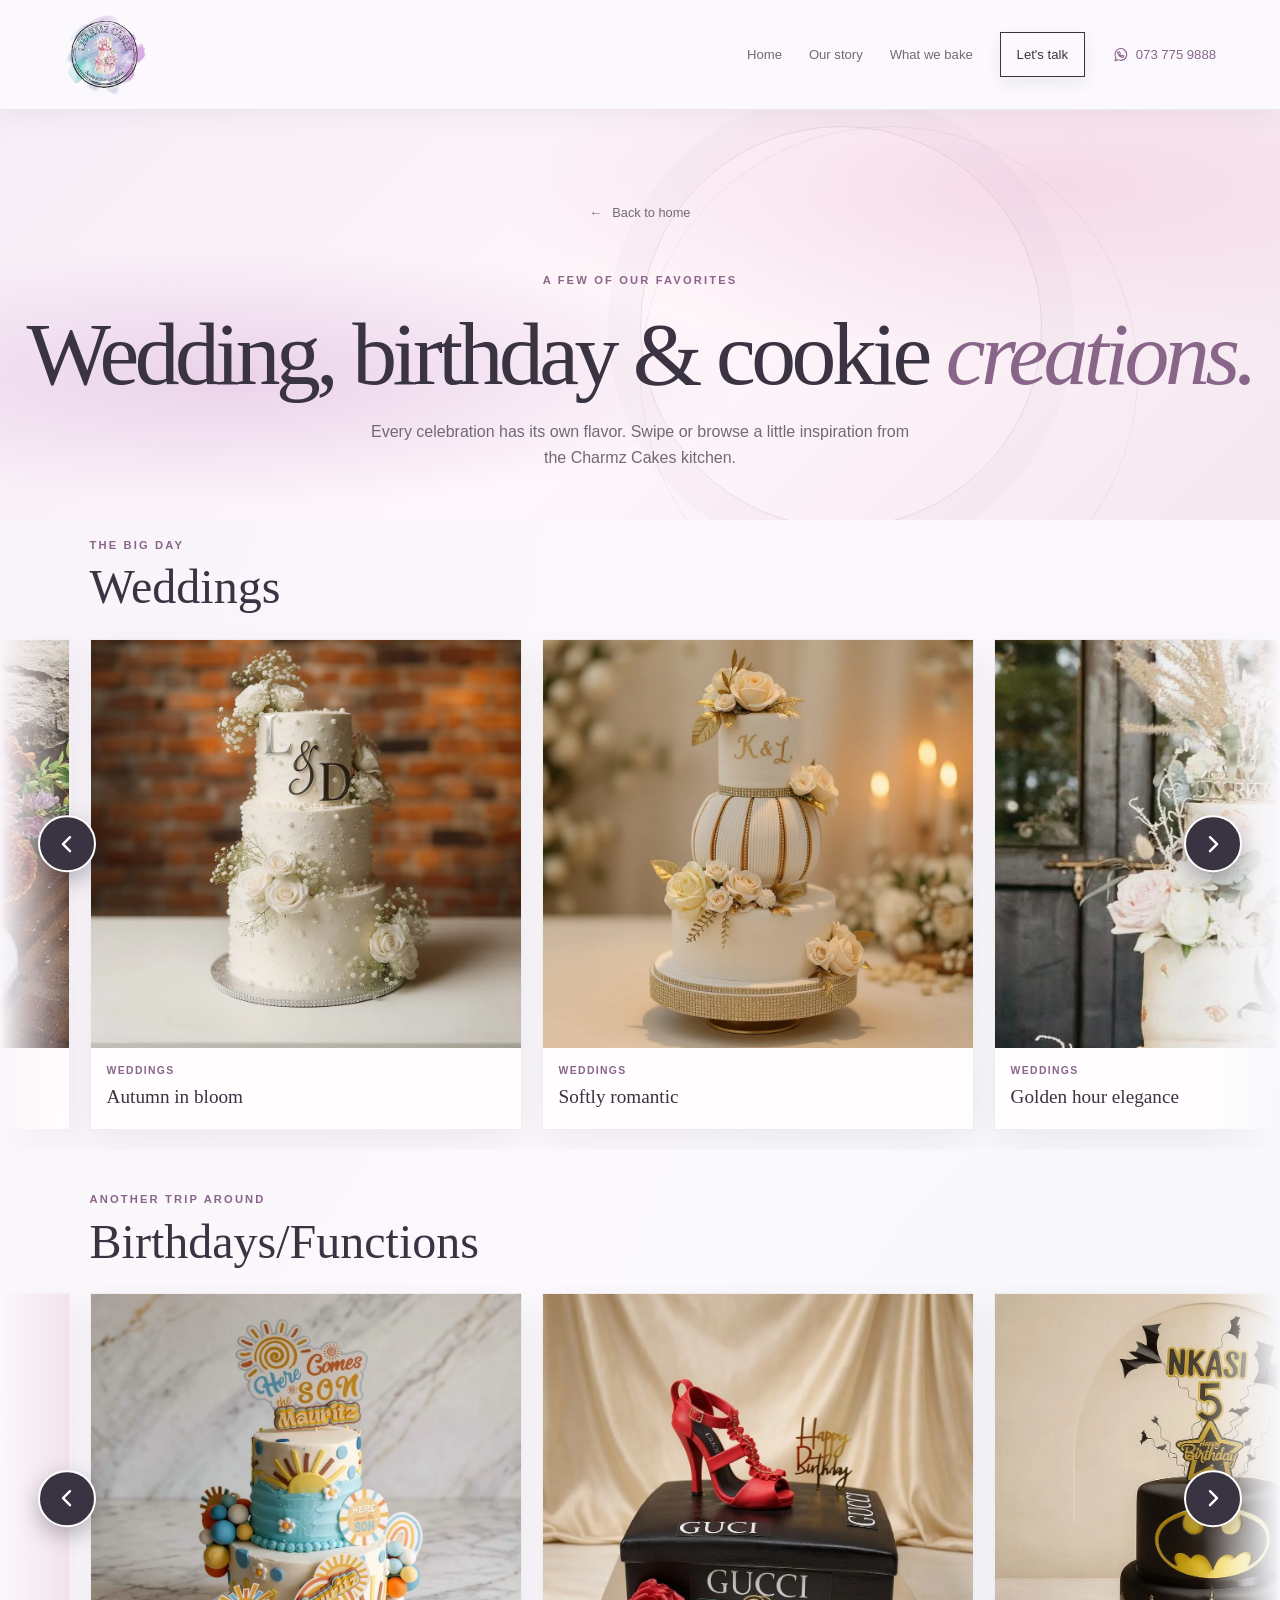
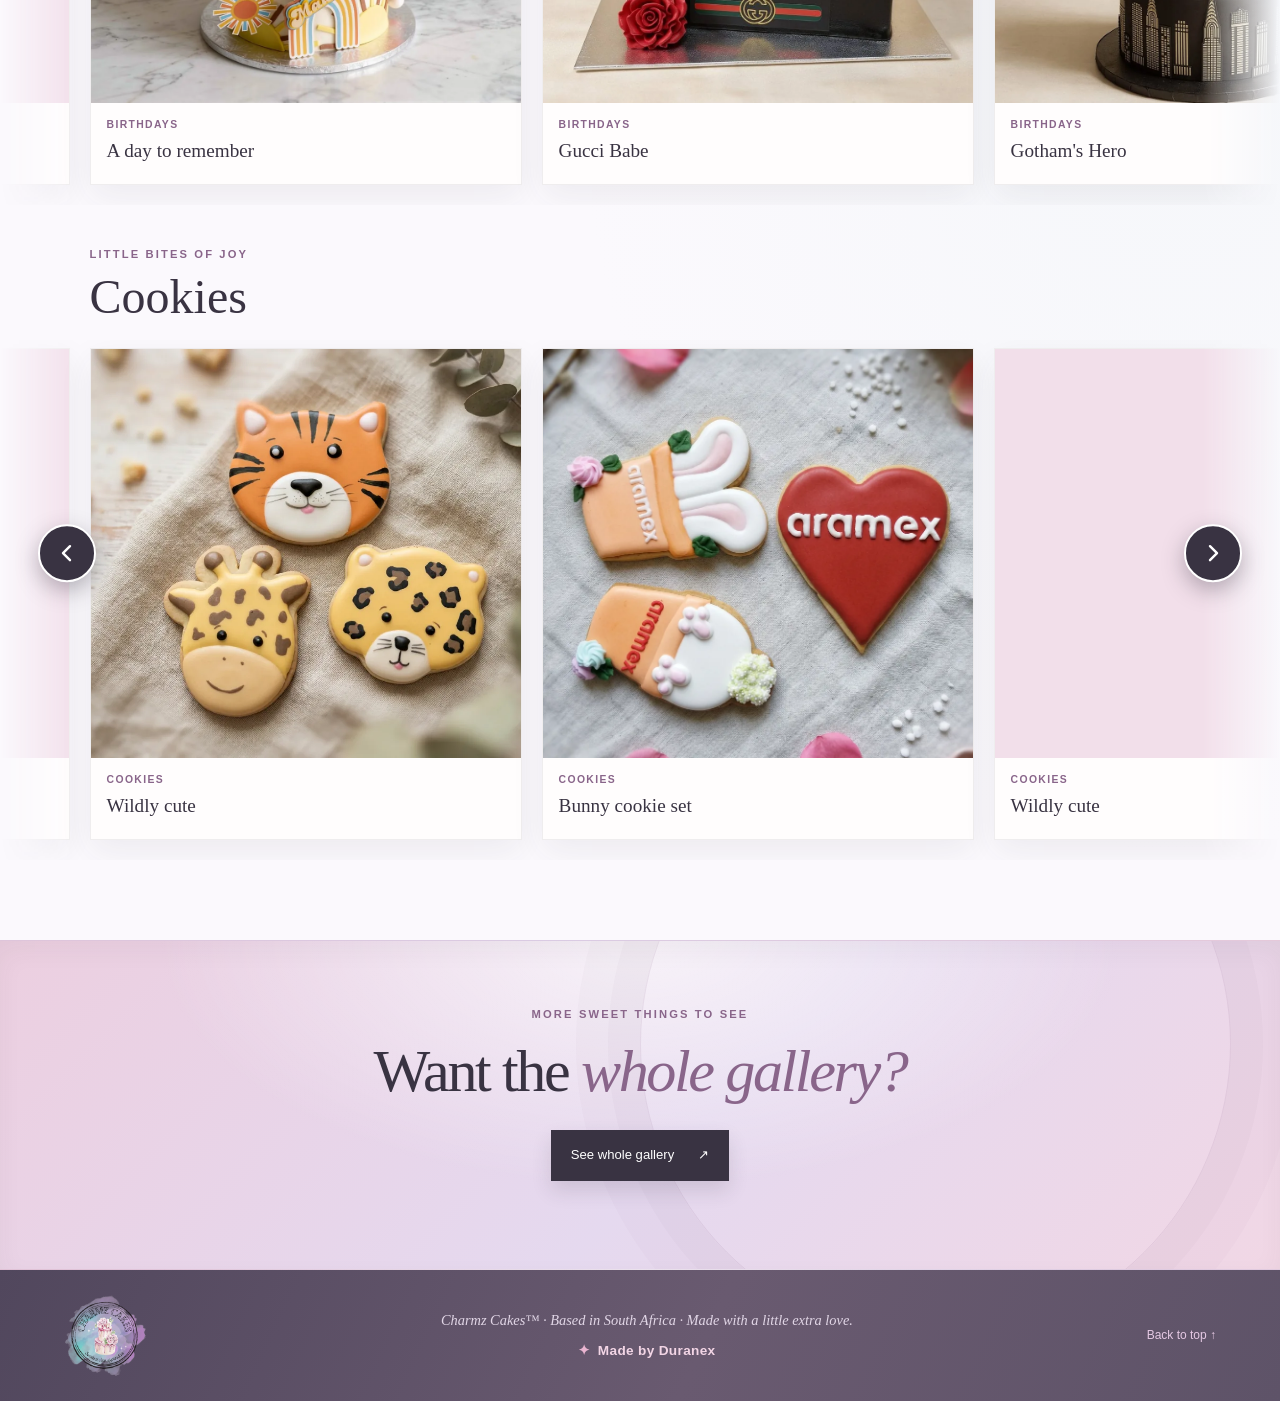
<file: gallery.html>
<!doctype html>
<html lang="en">
<head>
  <meta charset="utf-8">
  <meta name="viewport" content="width=device-width, initial-scale=1">
  <meta name="description" content="Browse wedding cakes, birthday cakes and decorated cookies made by Charmz Cakes in South Africa. Get inspired for your next celebration.">
  <title>Wedding, Birthday &amp; Cookie Gallery | Charmz Cakes</title>
  <meta name="robots" content="index, follow, max-image-preview:large">
  <meta name="theme-color" content="#fbf9fd">
  <meta property="og:type" content="website">
  <meta property="og:site_name" content="Charmz Cakes">
  <meta property="og:locale" content="en_ZA">
  <meta property="og:title" content="Wedding, Birthday &amp; Cookie Gallery | Charmz Cakes">
  <meta property="og:description" content="Browse wedding cakes, birthday cakes and decorated cookies made by Charmz Cakes.">
  <meta property="og:url" content="https://charmzcakes.com/gallery.html">
  <meta property="og:image" content="https://charmzcakes.com/Images/WhatsApp%20Image%202026-10-04%20at%2021.04.39.webp">
  <meta name="twitter:card" content="summary_large_image">
  <link rel="canonical" href="https://charmzcakes.com/gallery.html">
  <link rel="icon" href="/favicon.ico" sizes="48x48">
  <link rel="icon" type="image/png" href="/favicon/favicon-96x96.png" sizes="96x96">
  <link rel="apple-touch-icon" sizes="180x180" href="/favicon/apple-touch-icon.png">
  <link rel="manifest" href="/favicon/site.webmanifest">
  <link rel="stylesheet" href="style.css">
</head>
<body class="gallery-page">
  <a class="skip-link" href="#main-content">Skip to content</a>
  <header class="site-header">
    <a class="brand" href="index.html#home" aria-label="Charmz Cakes home">
      <img class="brand-logo" src="Images/Charmz%20Cakes.webp" alt="Charmz Cakes — Sweetest slice of paradise">
    </a>
    <nav class="main-nav" aria-label="Main navigation">
      <a href="index.html#home">Home</a>
      <a href="index.html#about">Our story</a>
      <a href="index.html#services">What we bake</a>
      <a class="nav-cta" href="index.html#contact">Let's talk</a>
      <a class="nav-whatsapp" href="https://wa.me/27737759888" target="_blank" rel="noopener noreferrer" aria-label="WhatsApp Charmz Cakes at 073 775 9888">
        <svg aria-hidden="true" viewBox="0 0 24 24" fill="none">
          <path d="M20 11.6a8 8 0 0 1-11.8 7L4 20l1.4-4A8 8 0 1 1 20 11.6Z" />
          <path d="M9 8.5c.3-.5.6-.5.9-.5.2 0 .4 0 .6.5l.7 1.5c.1.3.1.5-.1.7l-.5.6c-.2.2-.1.4 0 .6.4.7 1 1.2 1.7 1.6.2.1.4.1.6-.1l.6-.7c.2-.2.4-.2.7-.1l1.4.7c.3.1.4.3.4.5 0 .3-.2 1-.7 1.3-.5.4-1.1.5-1.8.3-1.1-.3-2.4-1-3.5-2.1-1.1-1.1-1.8-2.4-2.1-3.5-.2-.7 0-1.3.4-1.8Z" />
        </svg>
        <span class="nav-whatsapp-number">073 775 9888</span>
      </a>
    </nav>
  </header>

  <main id="main-content">
    <section class="gallery-intro" aria-labelledby="gallery-title">
      <a class="back-link" href="index.html#home"><span aria-hidden="true">←</span> Back to home</a>
      <p class="eyebrow">A few of our favorites</p>
      <h1 id="gallery-title">Wedding, birthday &amp; cookie <em>creations.</em></h1>
      <p>Every celebration has its own flavor. Swipe or browse a little inspiration from the Charmz Cakes kitchen.</p>
    </section>

    <div class="showcase-galleries">
      <section class="showcase-category" aria-labelledby="wedding-gallery-title">
        <div class="showcase-heading">
          <div>
            <p class="eyebrow">The big day</p>
            <h2 id="wedding-gallery-title">Weddings</h2>
          </div>
        </div>
        <div class="showcase-window">
          <button class="showcase-arrow showcase-arrow-prev" type="button" data-scroll="previous" aria-label="Show previous wedding cakes"><svg aria-hidden="true" viewBox="0 0 24 24"><path d="m15 5-7 7 7 7"/></svg></button>
          <button class="showcase-arrow showcase-arrow-next" type="button" data-scroll="next" aria-label="Show next wedding cakes"><svg aria-hidden="true" viewBox="0 0 24 24"><path d="m9 5 7 7-7 7"/></svg></button>
          <div class="showcase-track" role="region" aria-label="Wedding cake photos" tabindex="0">
            <figure class="gallery-item">
              <img src="Images/WhatsApp%20Image%202026-10-04%20at%2021.04.39.webp" alt="Floral tiered cake with deep red and peach blooms" loading="lazy">
              <figcaption><span>Weddings</span><strong>Autumn in bloom</strong></figcaption>
            </figure>
            <figure class="gallery-item">
              <img src="Images/WhatsApp%20Image%202026-10-04%20at%2021.04.35.webp" alt="Three-tier wedding cake with soft florals and greenery" loading="lazy">
              <figcaption><span>Weddings</span><strong>Softly romantic</strong></figcaption>
            </figure>
            <figure class="gallery-item">
              <img src="Images/WhatsApp%20Image%202026-10-05%20at%2019.27.10.webp" alt="Ivory wedding cake with gold details and white roses" loading="lazy">
              <figcaption><span>Weddings</span><strong>Golden hour elegance</strong></figcaption>
            </figure>
            <figure class="gallery-item">
              <img src="Images/WhatsApp%20Image%202026-10-05%20at%2019.27.11.webp" alt="Two-tier wedding cake decorated with deep red and peach flowers" loading="lazy">
              <figcaption><span>Weddings</span><strong>Flowers in full bloom</strong></figcaption>
            </figure>
          </div>
        </div>
      </section>

      <section class="showcase-category" aria-labelledby="birthday-gallery-title">
        <div class="showcase-heading">
          <div>
            <p class="eyebrow">Another trip around</p>
            <h2 id="birthday-gallery-title">Birthdays/Functions</h2>
          </div>
        </div>
        <div class="showcase-window">
          <button class="showcase-arrow showcase-arrow-prev" type="button" data-scroll="previous" aria-label="Show previous birthday cakes"><svg aria-hidden="true" viewBox="0 0 24 24"><path d="m15 5-7 7 7 7"/></svg></button>
          <button class="showcase-arrow showcase-arrow-next" type="button" data-scroll="next" aria-label="Show next birthday cakes"><svg aria-hidden="true" viewBox="0 0 24 24"><path d="m9 5 7 7-7 7"/></svg></button>
          <div class="showcase-track" role="region" aria-label="Birthday cake photos" tabindex="0">
            <figure class="gallery-item">
              <img src="Images/WhatsApp%20Image%202026-10-04%20at%2021.04.39%20(1).webp" alt="Classic white celebration cake decorated with fresh flowers" loading="lazy">
              <figcaption><span>Birthdays</span><strong>A day to remember</strong></figcaption>
            </figure>
            <figure class="gallery-item">
              <img src="Images/WhatsApp%20Image%202026-10-04%20at%2021.04.37%20(2).webp" alt="Colorful custom cake for a birthday celebration" loading="lazy">
              <figcaption><span>Birthdays</span><strong>Gucci Babe</strong></figcaption>
            </figure>
            <figure class="gallery-item">
              <img src="Images/WhatsApp%20Image%202026-10-04%20at%2021.04.38%20(3).webp" alt="Pink and white first birthday cake with playful decorations" loading="lazy">
              <figcaption><span>Birthdays</span><strong>Gotham's Hero</strong></figcaption>
            </figure>
            <figure class="gallery-item">
              <img src="Images/WhatsApp%20Image%202026-10-04%20at%2021.04.38%20(1).webp" alt="Black and gold superhero-inspired birthday cake" loading="lazy">
              <figcaption><span>Birthdays</span><strong>Naughty 40's</strong></figcaption>
            </figure>
            <figure class="gallery-item">
              <img src="Images/Firefly%20Birthday%2025.webp" alt="White and blue number 25 celebration cake with floral details and champagne" loading="lazy">
              <figcaption><span>Birthdays</span><strong>25 in bloom</strong></figcaption>
            </figure>
            <figure class="gallery-item">
              <img src="Images/Firefly_Gemini%20Flash%20Dino%20Cupcakes.webp" alt="Bright dinosaur-themed cupcakes on a wooden stand" loading="lazy">
              <figcaption><span>Birthdays</span><strong>Dino party fun</strong></figcaption>
            </figure>
          </div>
        </div>
      </section>

      <section class="showcase-category" aria-labelledby="cookie-gallery-title">
        <div class="showcase-heading">
          <div>
            <p class="eyebrow">Little bites of joy</p>
            <h2 id="cookie-gallery-title">Cookies</h2>
          </div>
        </div>
        <div class="showcase-window">
          <button class="showcase-arrow showcase-arrow-prev" type="button" data-scroll="previous" aria-label="Show previous cookies"><svg aria-hidden="true" viewBox="0 0 24 24"><path d="m15 5-7 7 7 7"/></svg></button>
          <button class="showcase-arrow showcase-arrow-next" type="button" data-scroll="next" aria-label="Show next cookies"><svg aria-hidden="true" viewBox="0 0 24 24"><path d="m9 5 7 7-7 7"/></svg></button>
          <div class="showcase-track" role="region" aria-label="Cookie photos" tabindex="0">
            <figure class="gallery-item">
              <img src="Images/cookies-animal-faces.webp" alt="Adorable tiger, giraffe and leopard cookie faces on a neutral linen background" loading="lazy">
              <figcaption><span>Cookies</span><strong>Wildly cute</strong></figcaption>
            </figure>
            <figure class="gallery-item">
              <img src="Images/Firefly.webp" alt="Pastel bunny-shaped iced cookies with soft floral decoration" loading="lazy">
              <figcaption><span>Cookies</span><strong>Bunny cookie set</strong></figcaption>
            </figure>
          </div>
        </div>
      </section>
    </div>

    <section class="gallery-cta">
      <p class="eyebrow">More sweet things to see</p>
      <h2>Want the <em>whole gallery?</em></h2>
      <a class="button button-dark" href="full-gallery.html">See whole gallery <span aria-hidden="true">↗</span></a>
    </section>
  </main>

  <footer class="site-footer">
    <a class="brand footer-brand" href="index.html#home">
      <img class="brand-logo" src="Images/Charmz%20Cakes.webp" alt="Charmz Cakes — Sweetest slice of paradise">
    </a>
    <div class="footer-copy">
      <p>Charmz Cakes™ · Based in South Africa · Made with a little extra love.</p>
      <a class="footer-credit" href="https://duranexsolutions.com"><span aria-hidden="true">✦</span> Made by Duranex</a>
    </div>
    <div class="footer-links">
      <a href="#main-content">Back to top ↑</a>
    </div>
  </footer>
  <script src="animations.js" defer></script>
  <script src="gallery-showcase.js" defer></script>
</body>
</html>
</file>
<file: style.css>
/* Soft pastel colors inspired by the Charmz Cakes logo. */
:root {
  color-scheme: light;
  --cream: #fbf9fd;
  --paper: #fffdfd;
  --rose: #f2dfea;
  --rose-deep: #89658a;
  --lavender: #eee9f7;
  --aqua: #e2f1f1;
  --ink: #393342;
  --muted: #706a78;
  --line: #e8e1ed;
  --shadow-soft: 0 0.75rem 2rem rgb(57 51 66 / 7%);
  --shadow-raised: 0 1.25rem 3rem rgb(57 51 66 / 12%);
  --serif: "Iowan Old Style", "Palatino Linotype", "Book Antiqua", Georgia, serif;
  --sans: "Avenir Next", Avenir, "Segoe UI", sans-serif;
}

* {
  box-sizing: border-box;
}

html {
  scroll-behavior: smooth;
  scroll-padding-top: 6.5rem;
}

body {
  margin: 0;
  background:
    radial-gradient(ellipse at 8% 12%, rgb(242 223 234 / 22%), transparent 34rem),
    radial-gradient(ellipse at 92% 54%, rgb(226 241 241 / 24%), transparent 38rem),
    var(--cream);
  color: var(--ink);
  font-family: var(--sans);
  font-size: 1rem;
  line-height: 1.65;
}

@keyframes bakery-drift {
  0%,
  100% {
    transform: translate3d(0, 0, 0) scale(1);
  }

  50% {
    transform: translate3d(1.5rem, -1.25rem, 0) scale(1.06);
  }
}

@keyframes bakery-sway {
  0%,
  100% {
    transform: translateX(-50%) rotate(-5deg) scale(0.96);
  }

  50% {
    transform: translateX(-50%) rotate(5deg) scale(1.04);
  }
}

img {
  display: block;
  max-width: 100%;
}

a {
  color: inherit;
}

a:focus-visible,
button:focus-visible,
input:focus-visible,
select:focus-visible,
textarea:focus-visible,
.filter-options label:focus-visible {
  outline: 3px solid var(--rose-deep);
  outline-offset: 4px;
}

.skip-link {
  position: fixed;
  z-index: 20;
  top: 0.75rem;
  left: 0.75rem;
  padding: 0.65rem 1rem;
  transform: translateY(-150%);
  background: var(--ink);
  color: white;
}

.skip-link:focus {
  transform: translateY(0);
}

.site-header {
  position: sticky;
  z-index: 10;
  top: 0;
  display: flex;
  min-height: 5.5rem;
  align-items: center;
  justify-content: space-between;
  gap: 1rem;
  padding: 0.8rem clamp(1.1rem, 5vw, 5rem);
  border-bottom: 1px solid rgb(57 51 66 / 9%);
  background: rgb(251 249 253 / 94%);
  box-shadow: 0 0.35rem 1.5rem rgb(57 51 66 / 6%);
  backdrop-filter: blur(14px);
}

.brand {
  display: inline-flex;
  flex: 0 0 auto;
  align-items: center;
  gap: 0.65rem;
  text-decoration: none;
}

.brand-logo {
  display: block;
  width: 5.2rem;
  height: 5.2rem;
  flex: 0 0 auto;
  object-fit: contain;
}

.main-nav {
  display: flex;
  align-items: center;
  justify-content: flex-end;
  gap: clamp(0.8rem, 2.1vw, 2rem);
}

.main-nav a {
  color: var(--muted);
  font-size: 0.82rem;
  text-decoration: none;
  transition: color 160ms ease;
}

.main-nav a:hover,
.main-nav a:focus-visible {
  color: var(--rose-deep);
}

.main-nav .nav-cta {
  padding: 0.65rem 1rem;
  border: 1px solid var(--ink);
  box-shadow: 0 0.35rem 0.9rem rgb(57 51 66 / 8%);
  color: var(--ink);
  transition: background-color 160ms ease, color 160ms ease, box-shadow 160ms ease, transform 160ms ease;
}

.main-nav .nav-cta:hover {
  background: var(--ink);
  box-shadow: 0 0.6rem 1.2rem rgb(57 51 66 / 18%);
  color: white;
  transform: translateY(-2px);
}

.main-nav .nav-whatsapp {
  display: inline-flex;
  align-items: center;
  gap: 0.4rem;
  color: var(--rose-deep);
  white-space: nowrap;
}

.nav-whatsapp svg {
  width: 1.1rem;
  height: 1.1rem;
  flex: 0 0 auto;
  stroke: currentColor;
  stroke-linecap: round;
  stroke-linejoin: round;
  stroke-width: 1.5;
}

.eyebrow {
  margin: 0 0 1rem;
  color: var(--rose-deep);
  font-size: 0.7rem;
  font-weight: 700;
  letter-spacing: 0.19em;
  text-transform: uppercase;
}

h1,
h2,
h3,
p,
figure {
  margin-top: 0;
}

h1,
h2,
h3 {
  font-family: var(--serif);
  font-weight: 400;
}

h1,
h2 {
  line-height: 1.08;
}

h1 em,
h2 em {
  color: var(--rose-deep);
  font-weight: 400;
}

.button {
  display: inline-flex;
  min-height: 3.2rem;
  align-items: center;
  justify-content: center;
  gap: 1.5rem;
  padding: 0.8rem 1.2rem;
  border: 1px solid transparent;
  box-shadow: 0 0.6rem 1.25rem rgb(57 51 66 / 14%);
  font: inherit;
  font-size: 0.82rem;
  text-decoration: none;
  transition: background-color 160ms ease, color 160ms ease, transform 160ms ease, box-shadow 160ms ease;
}

.button:hover {
  transform: translateY(-2px);
  box-shadow: 0 0.9rem 1.7rem rgb(57 51 66 / 20%);
}

.button-dark {
  background: var(--ink);
  color: white;
}

.button-dark:hover {
  background: var(--rose-deep);
}

.text-link {
  display: inline-flex;
  align-items: center;
  gap: 0.65rem;
  color: var(--ink);
  font-size: 0.82rem;
  font-weight: 600;
  text-decoration-color: var(--rose-deep);
  text-underline-offset: 0.28rem;
}

html.motion-ready [data-reveal] {
  opacity: 0;
  transition: opacity 1000ms ease, transform 1000ms cubic-bezier(0.2, 0.65, 0.3, 1);
  will-change: opacity, transform;
}

html.motion-ready [data-reveal="left"] {
  transform: translateX(calc(-1 * var(--reveal-side-distance, 5rem)));
}

html.motion-ready [data-reveal="right"] {
  transform: translateX(var(--reveal-side-distance, 5rem));
}

html.motion-ready [data-reveal="up"] {
  transform: translateY(3rem);
}

html.motion-ready [data-reveal].is-visible {
  opacity: 1;
  transform: translate(0, 0);
  will-change: auto;
}

/* The hero pairs the welcome message with a real cake photo from the project. */
.hero {
  position: relative;
  display: grid;
  min-height: min(44rem, calc(100svh - 5.5rem));
  grid-template-columns: 0.95fr 1.05fr;
  align-items: center;
  gap: clamp(2rem, 7vw, 7rem);
  overflow: hidden;
  padding: clamp(3rem, 8vw, 7rem) clamp(1.25rem, 8vw, 8rem);
  background:
    radial-gradient(ellipse at 78% 45%, rgb(238 214 235 / 82%), transparent 38rem),
    linear-gradient(135deg, #fff8fc 0%, #fff 52%, #f6e8f1 100%);
}

.hero::before {
  position: absolute;
  top: -12rem;
  right: 37%;
  width: 28rem;
  aspect-ratio: 1;
  border: 1px solid rgb(137 101 138 / 15%);
  border-radius: 50%;
  box-shadow: 0 0 0 2.5rem rgb(137 101 138 / 5%), 0 0 0 5rem rgb(137 101 138 / 3%);
  content: "";
  pointer-events: none;
  animation: bakery-drift 18s ease-in-out infinite;
}

.hero::after {
  position: absolute;
  top: 10%;
  right: 3%;
  width: clamp(14rem, 28vw, 25rem);
  aspect-ratio: 1;
  border-radius: 50%;
  background: radial-gradient(circle, rgb(224 194 222 / 45%), rgb(242 223 234 / 22%) 48%, transparent 72%);
  content: "";
  filter: blur(0.4rem);
  pointer-events: none;
  animation: bakery-drift 16s ease-in-out infinite;
}

.hero-copy,
.hero-image,
.hero-stamp {
  z-index: 1;
}

.hero-copy {
  max-width: 34rem;
  padding-left: clamp(0rem, 3vw, 3rem);
}

.hero h1 {
  max-width: 10ch;
  margin-bottom: 1.45rem;
  font-size: clamp(3.3rem, 6.7vw, 6.2rem);
  letter-spacing: -0.055em;
}

.hero h1 em {
  display: block;
}

.hero-intro {
  max-width: 27rem;
  margin-bottom: 1.8rem;
  color: var(--muted);
  font-size: 1.05rem;
}

.hero-note {
  margin: 1.35rem 0 0;
  color: var(--muted);
  font-size: 0.68rem;
  letter-spacing: 0.1em;
  text-transform: uppercase;
}

.hero-image {
  position: relative;
  width: 100%;
  max-width: 35rem;
  height: min(35rem, 72vw);
  margin: 0;
}

.hero-image::before {
  position: absolute;
  z-index: 0;
  inset: 1.2rem -1.2rem -1.2rem 1.2rem;
  border: 1px solid rgb(137 101 138 / 35%);
  background: linear-gradient(145deg, rgb(242 223 234 / 72%), rgb(238 233 247 / 40%));
  box-shadow: var(--shadow-soft);
  content: "";
}

.hero-image img {
  position: relative;
  width: 100%;
  height: 100%;
  border: 0.45rem solid #fff;
  box-shadow: var(--shadow-raised);
  object-fit: cover;
  object-position: center 52%;
  transition: transform 500ms cubic-bezier(0.2, 0.65, 0.3, 1), box-shadow 500ms ease;
}

.hero-image:hover img {
  box-shadow: 0 1.75rem 4rem rgb(57 51 66 / 18%);
  transform: translateY(-3px);
}

.hero-image figcaption {
  position: absolute;
  right: 0;
  bottom: 0;
  padding: 0.55rem 0.8rem;
  background: var(--paper);
  box-shadow: 0 0.25rem 0.9rem rgb(57 51 66 / 9%);
  color: var(--muted);
  font-family: var(--serif);
  font-size: 0.85rem;
  font-style: italic;
}

.hero-stamp {
  position: absolute;
  right: 3.4%;
  bottom: 9%;
  display: grid;
  width: 5.8rem;
  height: 5.8rem;
  place-content: center;
  border: 1px solid var(--rose-deep);
  border-radius: 50%;
  background: var(--cream);
  box-shadow: 0 0.7rem 1.7rem rgb(57 51 66 / 12%);
  color: var(--rose-deep);
  font-family: var(--serif);
  font-size: 0.9rem;
  font-style: italic;
  line-height: 1.25;
  text-align: center;
  transform: rotate(9deg);
}

.section-pad {
  padding: clamp(4.5rem, 9vw, 8rem) clamp(1.25rem, 10vw, 10rem);
}

/* A calm two-column story section. */
.about {
  display: grid;
  grid-template-columns: minmax(0, 0.9fr) minmax(0, 0.85fr);
  align-items: center;
  gap: clamp(3rem, 9vw, 9rem);
  background:
    radial-gradient(ellipse at 6% 85%, rgb(231 195 219 / 47%), transparent 34rem),
    linear-gradient(115deg, #fcf4f9, var(--cream) 52%, #f8f2f9);
}

.about-photo {
  position: relative;
  max-width: 34rem;
  padding: 0 1.25rem 1.25rem 0;
}

.about-photo::after {
  position: absolute;
  z-index: 0;
  right: 0;
  bottom: 0;
  width: 75%;
  height: 72%;
  background: linear-gradient(145deg, #eacadd, #dfc7e9 58%, #efd3e1);
  box-shadow: 0.6rem 0.6rem 1.8rem rgb(137 101 138 / 12%);
  content: "";
}

.about-photo img {
  position: relative;
  z-index: 1;
  width: 100%;
  aspect-ratio: 4 / 4.6;
  box-shadow: var(--shadow-raised);
  object-fit: cover;
}

.photo-caption {
  position: absolute;
  z-index: 2;
  right: -0.3rem;
  bottom: 1.9rem;
  padding: 0.55rem 0.8rem;
  background: var(--paper);
  box-shadow: 0 0.35rem 1rem rgb(57 51 66 / 13%);
  font-family: var(--serif);
  font-size: 0.85rem;
  font-style: italic;
}

.about-copy {
  max-width: 34rem;
}

.about-copy h2,
.section-heading h2,
.contact h2,
.gallery-cta h2 {
  margin-bottom: 1.35rem;
  font-size: clamp(2.5rem, 4.7vw, 4.35rem);
  letter-spacing: -0.04em;
}

.about-copy > p:not(.eyebrow) {
  color: var(--muted);
}

.about-copy .text-link {
  margin-top: 0.75rem;
}

/* A balanced four-card layout gives each occasion equal space. */
.services {
  position: relative;
  isolation: isolate;
  overflow: hidden;
  background:
    radial-gradient(ellipse at 16% 100%, rgb(244 212 231 / 82%), transparent 37rem),
    linear-gradient(125deg, #e5d8ef, #eadced 48%, #f2e4ee);
}

.services::before,
.services::after {
  position: absolute;
  z-index: -1;
  width: clamp(16rem, 34vw, 32rem);
  aspect-ratio: 1;
  border-radius: 50%;
  content: "";
  filter: blur(0.5rem);
  pointer-events: none;
  animation: bakery-drift 20s ease-in-out infinite;
}

.services::before {
  top: -13rem;
  right: -7rem;
  background: radial-gradient(circle, rgb(255 255 255 / 70%), rgb(229 205 232 / 38%) 50%, transparent 72%);
}

.services::after {
  bottom: -19rem;
  left: 18%;
  background: radial-gradient(circle, rgb(228 193 218 / 52%), rgb(238 220 238 / 30%) 52%, transparent 72%);
  animation-delay: -9s;
}

.services > * {
  position: relative;
  z-index: 1;
}

.section-heading {
  max-width: 42rem;
  margin: 0 auto 3.5rem;
  text-align: center;
}

.section-heading > p:last-child {
  color: var(--muted);
}

.service-grid {
  display: grid;
  max-width: 68rem;
  grid-template-columns: repeat(2, minmax(0, 1fr));
  gap: 1rem;
  margin: 0 auto;
}

.service-card {
  position: relative;
  display: flex;
  min-height: 20rem;
  flex-direction: column;
  align-items: flex-start;
  padding: clamp(1.5rem, 3vw, 2.5rem);
  border: 1px solid rgb(57 51 66 / 10%);
  background: linear-gradient(145deg, #fff 0%, var(--paper) 100%);
  box-shadow: 0 0.45rem 1.4rem rgb(57 51 66 / 5%);
  transition: transform 180ms ease, box-shadow 180ms ease, border-color 180ms ease;
}

.service-card::before {
  position: absolute;
  top: -1px;
  right: 1.5rem;
  left: 1.5rem;
  height: 2px;
  background: linear-gradient(90deg, transparent, rgb(137 101 138 / 42%), transparent);
  content: "";
}

html.motion-ready .service-card[data-reveal] {
  transition: opacity 700ms ease, transform 700ms cubic-bezier(0.2, 0.65, 0.3, 1), box-shadow 180ms ease, border-color 180ms ease;
}

html.motion-ready .service-card[data-reveal]:nth-child(4n + 2) {
  transition-delay: 80ms;
}

html.motion-ready .service-card[data-reveal]:nth-child(4n + 3) {
  transition-delay: 160ms;
}

html.motion-ready .service-card[data-reveal]:nth-child(4n + 4) {
  transition-delay: 240ms;
}

html.motion-ready .service-card[data-reveal]:hover,
html.motion-ready .service-card[data-reveal]:focus-within {
  transition-delay: 0ms;
}

.service-card:hover,
.service-card:focus-within {
  transform: translateY(-4px);
  border-color: rgb(137 101 138 / 45%);
  box-shadow: var(--shadow-raised);
}

.service-card-top {
  display: flex;
  width: 100%;
  align-items: center;
  justify-content: space-between;
  gap: 1rem;
  margin-bottom: 1.4rem;
}

.service-icon {
  display: inline-grid;
  width: 2.7rem;
  height: 2.7rem;
  place-items: center;
  border: 1px solid rgb(137 101 138 / 35%);
  border-radius: 50%;
  background: var(--rose);
  color: var(--rose-deep);
  font-size: 1.4rem;
  flex: 0 0 auto;
}

.service-number {
  margin: 0;
  color: var(--rose-deep);
  font-size: 0.63rem;
  font-weight: 700;
  letter-spacing: 0.15em;
  text-transform: uppercase;
}

.service-number span {
  padding: 0 0.25rem;
  color: #a89aaf;
}

.service-card h3 {
  margin-bottom: 0.65rem;
  font-size: clamp(1.7rem, 3vw, 2.15rem);
  letter-spacing: -0.025em;
}

.service-card > p:not(.service-number) {
  max-width: 32rem;
  margin-bottom: 1.5rem;
  color: var(--muted);
  font-size: 0.9rem;
}

.service-card .text-link {
  margin-top: auto;
  font-size: 0.75rem;
}

/* Contact details use native, labelled form controls for keyboard access. */
.contact {
  position: relative;
  isolation: isolate;
  overflow: hidden;
  display: grid;
  grid-template-columns: minmax(0, 0.8fr) minmax(0, 1.2fr);
  align-items: start;
  gap: clamp(3rem, 8vw, 8rem);
  background:
    radial-gradient(ellipse at 8% 15%, rgb(202 230 229 / 62%), transparent 34rem),
    linear-gradient(145deg, #f2fafa, #fff 55%, #f6edf5);
}

.contact::before {
  position: absolute;
  z-index: -1;
  right: -9rem;
  bottom: -17rem;
  width: clamp(19rem, 42vw, 39rem);
  aspect-ratio: 1;
  border-radius: 50%;
  background: radial-gradient(circle, rgb(227 202 228 / 52%), rgb(242 223 234 / 28%) 52%, transparent 72%);
  content: "";
  filter: blur(0.5rem);
  pointer-events: none;
  animation: bakery-drift 22s ease-in-out infinite;
}

.contact > * {
  position: relative;
  z-index: 1;
}

.contact-copy {
  max-width: 29rem;
}

.contact-copy > p:not(.eyebrow) {
  color: var(--muted);
}

.contact-details {
  display: grid;
  gap: 0.85rem;
  margin-top: 1.6rem;
  font-style: normal;
}

.contact-details p {
  display: grid;
  gap: 0.12rem;
  margin: 0;
}

.contact-label {
  color: var(--rose-deep);
  font-size: 0.65rem;
  font-weight: 700;
  letter-spacing: 0.14em;
  text-transform: uppercase;
}

.contact-text {
  color: var(--ink);
  font-size: 0.9rem;
  line-height: 1.6;
}

.contact-details a {
  display: inline-flex;
  align-items: center;
  gap: 0.5rem;
  width: fit-content;
  color: var(--ink);
  font-size: 0.9rem;
  text-decoration-color: var(--rose-deep);
  text-underline-offset: 0.25rem;
}

.contact-details a svg {
  width: 1.2rem;
  height: 1.2rem;
  flex: 0 0 auto;
  color: var(--rose-deep);
  stroke: currentColor;
  stroke-linecap: round;
  stroke-linejoin: round;
  stroke-width: 1.6;
}

.delivery-note {
  display: flex;
  align-items: flex-start;
  gap: 0.65rem;
  margin: 1.5rem 0 0;
  padding: 0.9rem 1rem;
  border: 1px solid rgb(137 101 138 / 10%);
  background: var(--lavender);
  box-shadow: 0 0.35rem 1rem rgb(57 51 66 / 5%);
  color: var(--ink);
  font-size: 0.82rem;
}

.delivery-note span {
  flex: 0 0 auto;
  color: var(--rose-deep);
}

.contact-aside {
  display: flex;
  align-items: flex-start;
  gap: 0.9rem;
  margin-top: 1.5rem;
  padding-top: 1.25rem;
  border-top: 1px solid var(--line);
}

.contact-aside span {
  color: var(--rose-deep);
  font-size: 1.5rem;
}

.contact-aside p {
  margin: 0;
  color: var(--muted);
  font-family: var(--serif);
  font-size: 1rem;
  font-style: italic;
}

.contact-form {
  display: grid;
  gap: 1.2rem;
}

.contact-form-wrap {
  display: grid;
  gap: 1.2rem;
  padding: clamp(1.25rem, 3vw, 2.25rem);
  border: 1px solid rgb(57 51 66 / 8%);
  background: rgb(255 253 253 / 92%);
  box-shadow: 0 1.5rem 4rem rgb(75 55 82 / 15%), 0 0.25rem 0.7rem rgb(75 55 82 / 6%);
}

.contact-form-links {
  display: flex;
  justify-content: flex-start;
}

.form-row {
  display: grid;
  grid-template-columns: repeat(2, minmax(0, 1fr));
  gap: 1rem;
}

.form-field {
  display: grid;
  gap: 0.45rem;
}

.form-field label {
  font-size: 0.75rem;
  font-weight: 600;
}

.form-required-note,
.field-hint {
  margin: 0;
  color: var(--muted);
  font-size: 0.72rem;
}

.required-mark {
  color: var(--rose-deep);
}

.form-field input,
.form-field select,
.form-field textarea {
  width: 100%;
  min-height: 3rem;
  padding: 0.75rem 0.85rem;
  border: 1px solid var(--line);
  border-radius: 0;
  box-shadow: inset 0 1px 2px rgb(57 51 66 / 4%);
  background: var(--cream);
  color: var(--ink);
  font: inherit;
  font-size: 0.85rem;
}

.form-field input:focus,
.form-field select:focus,
.form-field textarea:focus {
  border-color: rgb(137 101 138 / 65%);
  box-shadow: 0 0 0 3px rgb(137 101 138 / 10%);
}

.form-field textarea {
  min-height: 7rem;
  max-height: 14rem;
  resize: vertical;
}

.form-field input::placeholder,
.form-field textarea::placeholder {
  color: #8b8291;
}

.contact-form .button {
  justify-self: start;
  cursor: pointer;
}

.form-status {
  margin-top: -0.2rem;
  padding: 0.7rem 0.9rem;
  border: 1px solid var(--line);
  background: #f7f0f3;
  color: var(--ink);
  font-size: 0.8rem;
}

.form-status.success {
  border-color: rgba(72, 126, 95, 0.4);
  background: #edf8f1;
  color: #234b36;
}

.form-status.error {
  border-color: rgba(146, 67, 67, 0.35);
  background: #fdf0f0;
  color: #7b2c2c;
}

.form-note {
  margin: -0.7rem 0 0;
  color: var(--muted);
  font-size: 0.72rem;
}

.site-footer {
  display: flex;
  min-height: 7rem;
  align-items: center;
  justify-content: space-between;
  gap: 1rem;
  padding: 1.5rem clamp(1.25rem, 5vw, 5rem);
  background: linear-gradient(115deg, #51475d, #695a70 55%, #5e5368);
  box-shadow: 0 -0.5rem 1.8rem rgb(57 51 66 / 9%);
  color: var(--cream);
}

.site-footer p {
  margin: 0;
  color: #e1d6e6;
  font-family: var(--serif);
  font-size: 0.9rem;
  font-style: italic;
}

.footer-copy {
  display: grid;
  min-width: 0;
  gap: 0.45rem;
}

.footer-credit {
  display: inline-flex;
  width: fit-content;
  align-items: center;
  justify-self: center;
  gap: 0.45rem;
  color: #f2d5e5;
  font-size: 0.85rem;
  font-weight: 700;
  letter-spacing: 0.025em;
  text-decoration: none;
  text-underline-offset: 0.2em;
}

.footer-credit:hover {
  text-decoration: underline;
}

.footer-credit span {
  color: #eab5d1;
}

.footer-links {
  display: flex;
  flex-wrap: wrap;
  gap: 1rem;
}

.footer-links a {
  color: #e5c9e4;
  font-size: 0.75rem;
  text-decoration: none;
}

.footer-links a:hover {
  text-decoration: underline;
  text-underline-offset: 0.2em;
}

.contact-social-link {
  display: inline-flex;
  align-items: center;
  justify-self: start;
  gap: 0.65rem;
  padding: 0.85rem 1rem;
  box-shadow: 0 0.5rem 1.2rem rgb(57 51 66 / 16%);
  background: var(--rose-deep);
  color: var(--paper);
  font-size: 0.85rem;
  font-weight: 600;
  text-decoration: none;
}

.contact-social-link:hover {
  background: var(--ink);
}

.contact-social-link svg {
  width: 1.35rem;
  height: 1.35rem;
  flex: 0 0 auto;
}

/* Gallery filters are radio-driven, so category switching works without scripts. */
.gallery-intro {
  position: relative;
  isolation: isolate;
  overflow: hidden;
  padding: clamp(3rem, 7vw, 6rem) 1.25rem 2rem;
  background:
    radial-gradient(ellipse at 18% 65%, rgb(228 198 228 / 72%), transparent 32rem),
    radial-gradient(ellipse at 82% 18%, rgb(243 211 228 / 78%), transparent 35rem),
    linear-gradient(135deg, #f7edf7, #fff7fb 52%, #f4e7f0);
  text-align: center;
}

.gallery-intro::before,
.gallery-intro::after {
  position: absolute;
  z-index: -1;
  top: 1rem;
  left: 50%;
  width: 25rem;
  aspect-ratio: 1;
  border: 1px solid rgb(137 101 138 / 16%);
  border-radius: 50%;
  box-shadow: 0 0 0 2rem rgb(137 101 138 / 3%);
  content: "";
  pointer-events: none;
  animation: bakery-sway 24s ease-in-out infinite;
}

.gallery-intro::after {
  width: 31rem;
  border-color: rgb(137 101 138 / 9%);
  box-shadow: none;
  animation-delay: -12s;
}

.back-link {
  display: inline-block;
  margin-bottom: 3rem;
  color: var(--muted);
  font-size: 0.8rem;
  text-decoration: none;
}

.back-link:hover {
  color: var(--rose-deep);
}

.back-link span {
  margin-right: 0.4rem;
}

.gallery-intro h1 {
  margin-bottom: 1rem;
  font-size: clamp(3rem, 7vw, 5.8rem);
  letter-spacing: -0.05em;
}

.gallery-intro > p:last-child {
  max-width: 34rem;
  margin-right: auto;
  margin-left: auto;
  color: var(--muted);
}

.showcase-galleries {
  padding: 1rem 0 5rem;
}

.showcase-category + .showcase-category {
  margin-top: 2.5rem;
}

.showcase-heading {
  display: flex;
  max-width: 86rem;
  align-items: end;
  justify-content: space-between;
  gap: 1rem;
  margin: 0 auto 1.1rem;
  padding: 0 clamp(1.25rem, 7vw, 7rem);
}

.showcase-heading .eyebrow {
  margin-bottom: 0.45rem;
}

.showcase-heading h2 {
  margin: 0;
  font-size: clamp(2rem, 4vw, 3rem);
}

.showcase-category {
  --slide-width: clamp(16rem, 34vw, 27rem);
  --track-inset: clamp(1.25rem, 7vw, 7rem);
}

/* Arrows sit on the photo edges, vertically centred on the images. */
.showcase-arrow {
  position: absolute;
  z-index: 2;
  top: calc(0.5rem + var(--slide-width) * 0.475);
  display: grid;
  width: 3.6rem;
  height: 3.6rem;
  place-items: center;
  padding: 0;
  border: 2px solid #fff;
  border-radius: 50%;
  background: var(--ink);
  box-shadow: 0 0.5rem 1.4rem rgb(57 51 66 / 35%);
  color: #fff;
  cursor: pointer;
  transform: translateY(-50%);
  transition: background-color 160ms ease, transform 160ms ease;
}

.showcase-arrow svg {
  width: 1.5rem;
  height: 1.5rem;
  fill: none;
  stroke: currentColor;
  stroke-linecap: round;
  stroke-linejoin: round;
  stroke-width: 2.4;
}

.showcase-arrow:hover {
  background: var(--rose-deep);
  transform: translateY(-50%) scale(1.08);
}

.showcase-arrow-prev {
  left: clamp(0.75rem, 3vw, 3rem);
}

.showcase-arrow-next {
  right: clamp(0.75rem, 3vw, 3rem);
}

.showcase-window {
  position: relative;
  overflow: hidden;
}

.showcase-track {
  position: relative;
  display: flex;
  gap: 1.25rem;
  overflow-x: auto;
  padding: 0.5rem var(--track-inset) 1.25rem;
  scroll-padding-inline: var(--track-inset);
  scroll-snap-type: x mandatory;
  scrollbar-width: none;
  -webkit-mask-image: linear-gradient(to right, transparent, #000 6%, #000 94%, transparent);
  mask-image: linear-gradient(to right, transparent, #000 6%, #000 94%, transparent);
}

.showcase-track::-webkit-scrollbar {
  display: none;
}

.showcase-track.is-animating {
  scroll-snap-type: none;
}

.showcase-track .gallery-item {
  flex: 0 0 var(--slide-width);
  scroll-snap-align: start;
  box-shadow: var(--shadow-soft);
}

.showcase-track .gallery-item img {
  aspect-ratio: 4 / 3.8;
}

.gallery-section {
  background:
    radial-gradient(ellipse at 90% 10%, rgb(235 217 239 / 48%), transparent 34rem),
    linear-gradient(180deg, #fcf7fb, #fff 28rem, #fcf8fb);
  padding: 1.5rem clamp(1.25rem, 7vw, 7rem) 6rem;
}

.gallery-filters {
  max-width: 86rem;
  margin: 0 auto;
}

.filter-input {
  position: absolute;
  width: 1px;
  height: 1px;
  overflow: hidden;
  clip: rect(0, 0, 0, 0);
  white-space: nowrap;
  clip-path: inset(50%);
}

.filter-options {
  display: flex;
  flex-wrap: wrap;
  justify-content: center;
  gap: 0.6rem;
  margin-bottom: 2rem;
}

.filter-options label {
  padding: 0.55rem 1rem;
  border: 1px solid var(--line);
  color: var(--muted);
  cursor: pointer;
  font-size: 0.78rem;
  transition: background-color 160ms ease, color 160ms ease, border-color 160ms ease;
}

.filter-options label:hover {
  border-color: var(--rose-deep);
  color: var(--ink);
}

#filter-all:checked ~ .filter-options label[for="filter-all"],
#filter-weddings:checked ~ .filter-options label[for="filter-weddings"],
#filter-birthdays:checked ~ .filter-options label[for="filter-birthdays"],
#filter-cookies:checked ~ .filter-options label[for="filter-cookies"] {
  border-color: var(--ink);
  background: var(--ink);
  color: white;
}

#filter-all:focus-visible ~ .filter-options label[for="filter-all"],
#filter-weddings:focus-visible ~ .filter-options label[for="filter-weddings"],
#filter-birthdays:focus-visible ~ .filter-options label[for="filter-birthdays"],
#filter-cookies:focus-visible ~ .filter-options label[for="filter-cookies"],
.filter-options label:focus-visible {
  outline: 3px solid var(--rose-deep);
  outline-offset: 4px;
}

.gallery-grid {
  display: grid;
  grid-template-columns: repeat(3, minmax(0, 1fr));
  gap: 2rem 1.25rem;
}

.gallery-item {
  min-width: 0;
  margin: 0;
  overflow: hidden;
  border: 1px solid rgb(57 51 66 / 8%);
  background: var(--paper);
  box-shadow: 0 0.45rem 1.4rem rgb(57 51 66 / 7%);
  transition: box-shadow 220ms ease, transform 220ms ease;
}

.gallery-item:hover {
  box-shadow: var(--shadow-raised);
  transform: translateY(-4px);
}

.gallery-item:nth-child(3n + 2) {
  transition-delay: 80ms;
}

.gallery-item:nth-child(3n) {
  transition-delay: 160ms;
}

.gallery-item img,
.cookie-art {
  width: 100%;
  aspect-ratio: 4 / 4.6;
  object-fit: cover;
  background: var(--rose);
}

.gallery-item img {
  transition: transform 500ms cubic-bezier(0.2, 0.65, 0.3, 1);
}

.gallery-item:hover img {
  transform: scale(1.035);
}

.gallery-item figcaption {
  display: grid;
  gap: 0.12rem;
  padding: 0.85rem 1rem 1.05rem;
}

.gallery-item figcaption span {
  color: var(--rose-deep);
  font-size: 0.65rem;
  font-weight: 700;
  letter-spacing: 0.13em;
  text-transform: uppercase;
}

.gallery-item figcaption strong {
  font-family: var(--serif);
  font-size: 1.2rem;
  font-weight: 400;
}

.cookie-art {
  position: relative;
  display: flex;
  align-items: center;
  justify-content: center;
  gap: 0.6rem;
  overflow: hidden;
  background:
    radial-gradient(ellipse at 50% 100%, rgb(191 161 198 / 25%), transparent 58%),
    var(--aqua);
}

.cookie {
  position: relative;
  display: block;
  width: 27%;
  aspect-ratio: 1;
  border: 0.45rem solid #c5a5c0;
  border-radius: 42% 58% 49% 51%;
  background: #fffafd;
  box-shadow: 0 0.65rem 1rem rgb(57 51 66 / 14%);
  transform: rotate(-12deg);
}

.cookie-two {
  border-color: #d8aabc;
  transform: translateY(-1.3rem) rotate(8deg);
}

.cookie-three {
  border-color: #9bc9c7;
  transform: rotate(15deg);
}

.cookie i {
  position: absolute;
  width: 0.35rem;
  height: 0.35rem;
  border-radius: 50%;
  background: #a881a4;
}

.cookie i:nth-child(1) {
  top: 25%;
  left: 28%;
}

.cookie i:nth-child(2) {
  top: 36%;
  right: 22%;
}

.cookie i:nth-child(3) {
  bottom: 22%;
  left: 40%;
}

.cookie i:nth-child(4) {
  right: 35%;
  bottom: 12%;
}

#filter-weddings:checked ~ .gallery-grid .gallery-item:not(.wedding),
#filter-birthdays:checked ~ .gallery-grid .gallery-item:not(.birthday),
#filter-cookies:checked ~ .gallery-grid .gallery-item:not(.cookies) {
  display: none;
}

.gallery-cta {
  position: relative;
  isolation: isolate;
  overflow: hidden;
  padding: 4rem 1.25rem 5.5rem;
  border-top: 1px solid rgb(137 101 138 / 12%);
  border-bottom: 1px solid rgb(137 101 138 / 12%);
  background:
    radial-gradient(ellipse at 50% 0%, rgb(255 255 255 / 70%), transparent 30rem),
    linear-gradient(135deg, #eccfe0, #e5d9ef 55%, #f1d7e5);
  box-shadow: inset 0 0.6rem 1.5rem rgb(57 51 66 / 5%);
  text-align: center;
}

.gallery-cta::before {
  position: absolute;
  z-index: -1;
  top: -12rem;
  left: 50%;
  width: clamp(20rem, 46vw, 42rem);
  aspect-ratio: 1;
  border: 1px solid rgb(137 101 138 / 13%);
  border-radius: 50%;
  box-shadow: 0 0 0 2rem rgb(137 101 138 / 4%), 0 0 0 4rem rgb(137 101 138 / 3%);
  content: "";
  pointer-events: none;
  animation: bakery-sway 20s ease-in-out infinite;
}

.gallery-cta > * {
  position: relative;
  z-index: 1;
}

.gallery-cta h2 {
  margin-bottom: 1.6rem;
}

@media (min-width: 761px) and (max-width: 1200px) {
  .hero-stamp {
    top: clamp(5.5rem, 12vw, 9rem);
    bottom: auto;
  }
}

@media (max-width: 900px) {
  html.motion-ready {
    --reveal-side-distance: clamp(1rem, 6vw, 3rem);
  }
}

/* Narrow screens stack content and keep navigation usable without a menu script. */
@media (max-width: 760px) {
  html {
    scroll-padding-top: 8.5rem;
  }

  .site-header {
    min-height: 0;
    flex-direction: column;
    align-items: center;
    padding: 0.8rem 1rem;
  }

  .site-header > .brand {
    width: 100%;
    justify-content: center;
  }

  .main-nav {
    width: 100%;
    flex-wrap: wrap;
    justify-content: space-between;
    gap: 0.45rem;
  }

  .main-nav .nav-whatsapp {
    flex-basis: 100%;
    justify-content: center;
    margin-top: 0.15rem;
  }

  .main-nav a {
    font-size: 0.73rem;
  }

  .main-nav .nav-cta {
    padding: 0.4rem 0.55rem;
  }

  .hero {
    min-height: 0;
    grid-template-columns: 1fr;
    gap: 2.5rem;
    padding: 4rem 1.4rem 3.5rem;
  }

  .hero-copy {
    padding: 0;
  }

  .hero h1 {
    max-width: 12ch;
    font-size: clamp(3.2rem, 13vw, 5rem);
  }

  .hero-image {
    width: calc(100% - 1rem);
    height: min(105vw, 34rem);
    margin-right: 1rem;
  }

  .hero-stamp {
    right: auto;
    left: 1.4rem;
    bottom: 3%;
    width: 5rem;
    height: 5rem;
    font-size: 0.78rem;
  }

  .section-pad {
    padding: 4.5rem 1.4rem;
  }

  .about {
    grid-template-columns: 1fr;
    gap: 2.8rem;
  }

  .about-photo {
    width: min(100%, 32rem);
  }

  .about-copy h2,
  .section-heading h2,
  .contact h2,
  .gallery-cta h2 {
    font-size: clamp(2.6rem, 10vw, 4rem);
  }

  .service-grid {
    grid-template-columns: 1fr;
  }

  .service-card {
    min-height: 0;
    padding: 1.8rem;
  }

  .contact {
    grid-template-columns: 1fr;
    gap: 2.5rem;
  }

  .gallery-grid {
    grid-template-columns: repeat(2, minmax(0, 1fr));
  }

  .gallery-section {
    padding-right: 1.25rem;
    padding-left: 1.25rem;
  }

  .site-footer {
    flex-wrap: wrap;
  }
}

@media (min-width: 620px) and (max-width: 760px) {
  .hero-copy,
  .about-copy,
  .contact-copy {
    margin-right: auto;
    margin-left: auto;
    text-align: center;
  }

  .hero h1,
  .hero-intro {
    margin-right: auto;
    margin-left: auto;
  }

  .hero-image {
    margin-right: auto;
    margin-left: auto;
  }

  .about-photo {
    margin-right: auto;
    margin-left: auto;
  }

  .about-copy .text-link {
    justify-content: center;
  }

  .contact-details {
    justify-items: center;
  }

  .delivery-note,
  .contact-aside {
    justify-content: center;
    text-align: left;
  }

  .contact-form .button,
  .contact-form-links {
    justify-self: center;
  }

  .contact-form-links {
    justify-content: center;
  }

  .form-note {
    text-align: center;
  }
}

@media (max-width: 760px) {
  .showcase-heading {
    padding-right: 1.4rem;
    padding-left: 1.4rem;
  }

  .showcase-category {
    --slide-width: min(82vw, 25rem);
    --track-inset: 1.4rem;
  }

  .showcase-track {
    -webkit-mask-image: linear-gradient(to right, transparent, #000 4%, #000 96%, transparent);
    mask-image: linear-gradient(to right, transparent, #000 4%, #000 96%, transparent);
  }

  .showcase-arrow {
    display: none;
  }
}

@media (max-width: 600px) {
  .form-row {
    grid-template-columns: 1fr;
  }

  .showcase-galleries {
    padding-top: 0.25rem;
  }

  .showcase-category + .showcase-category {
    margin-top: 1.75rem;
  }
}

@media (max-width: 460px) {
  .brand-logo {
    width: 4.4rem;
    height: 4.4rem;
  }

  .main-nav a {
    font-size: 0.66rem;
  }

  .main-nav .nav-cta {
    padding: 0.35rem 0.45rem;
  }

  .gallery-grid {
    grid-template-columns: 1fr;
  }

  .service-grid {
    grid-template-columns: 1fr;
  }

  .service-card {
    min-height: 0;
  }

  .gallery-item img,
  .cookie-art {
    aspect-ratio: 4 / 3.8;
  }

  .site-footer {
    align-items: flex-start;
    flex-direction: column;
  }
}

@media (prefers-reduced-motion: reduce) {
  *,
  *::before,
  *::after {
    scroll-behavior: auto !important;
    animation-duration: 0.01ms !important;
    animation-iteration-count: 1 !important;
    transition-duration: 0.01ms !important;
  }

  html.motion-ready [data-reveal] {
    opacity: 1;
    transform: none;
  }
}
</file>
